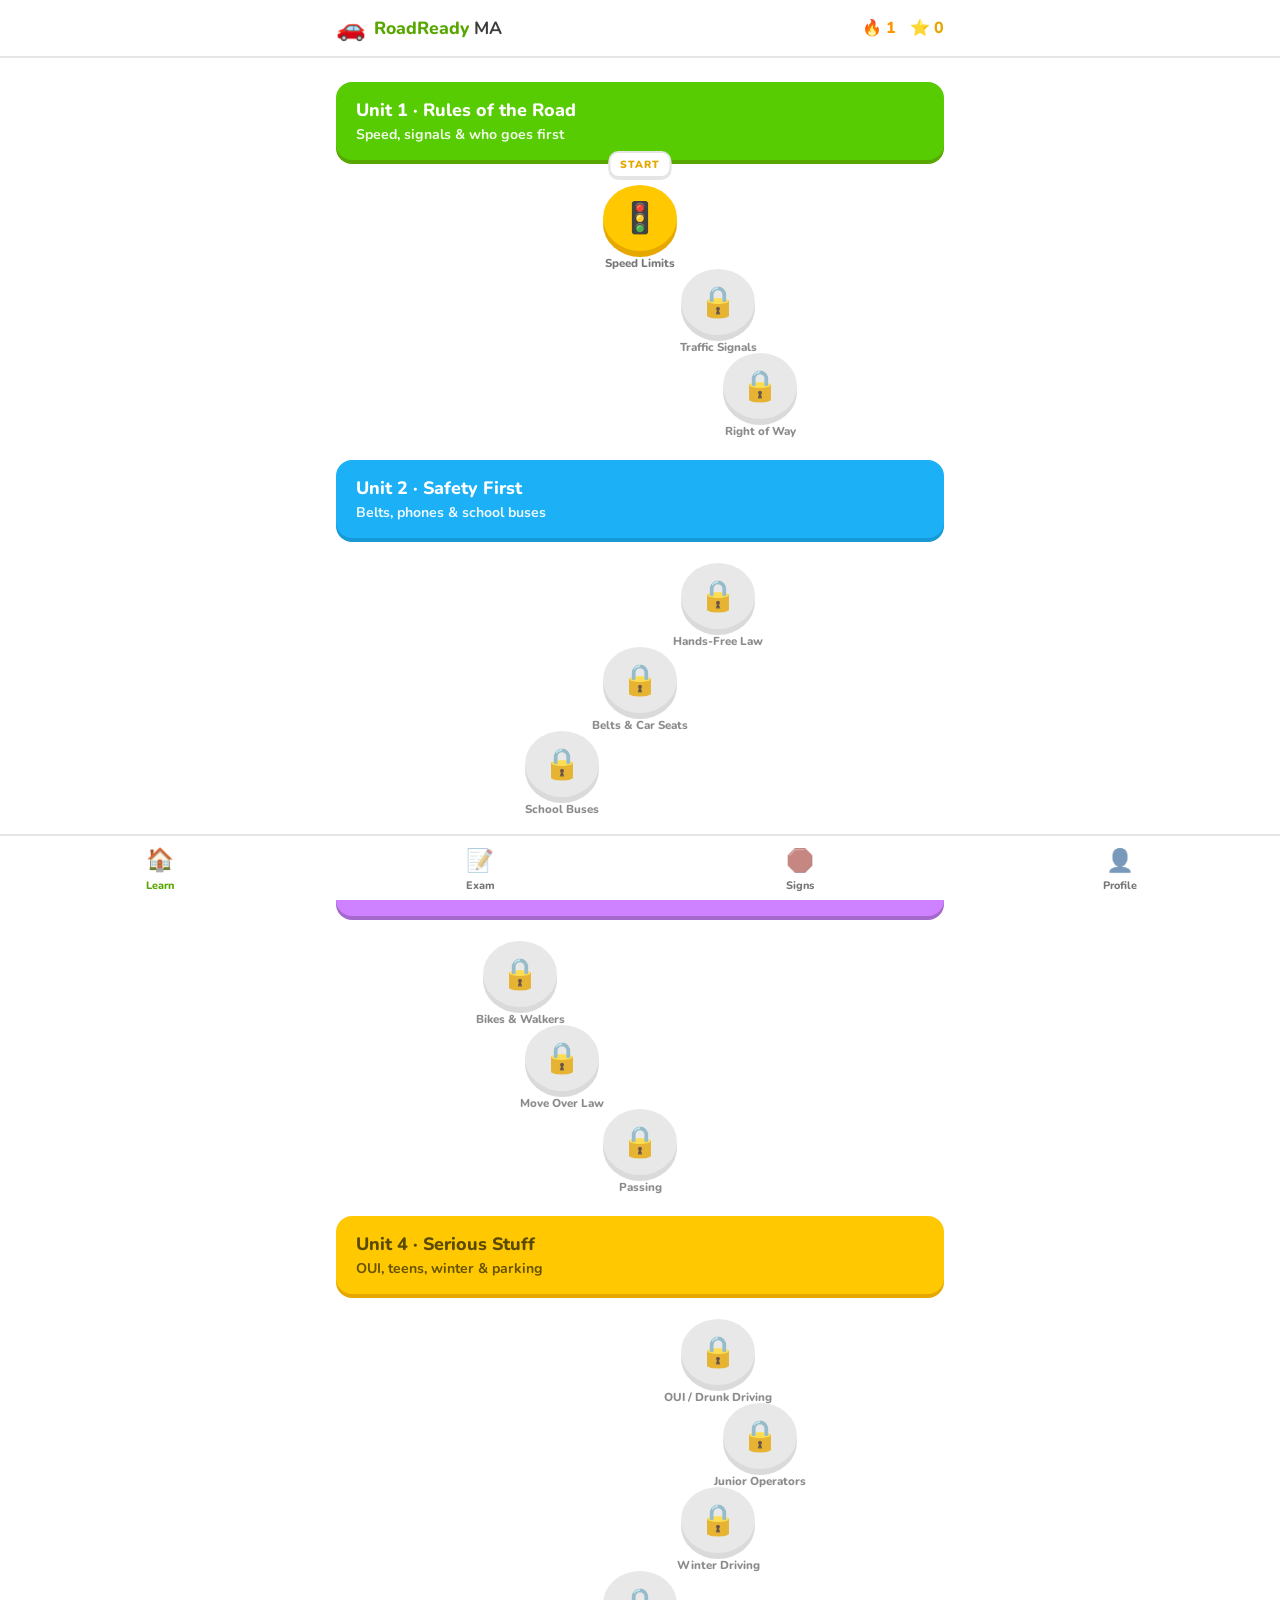
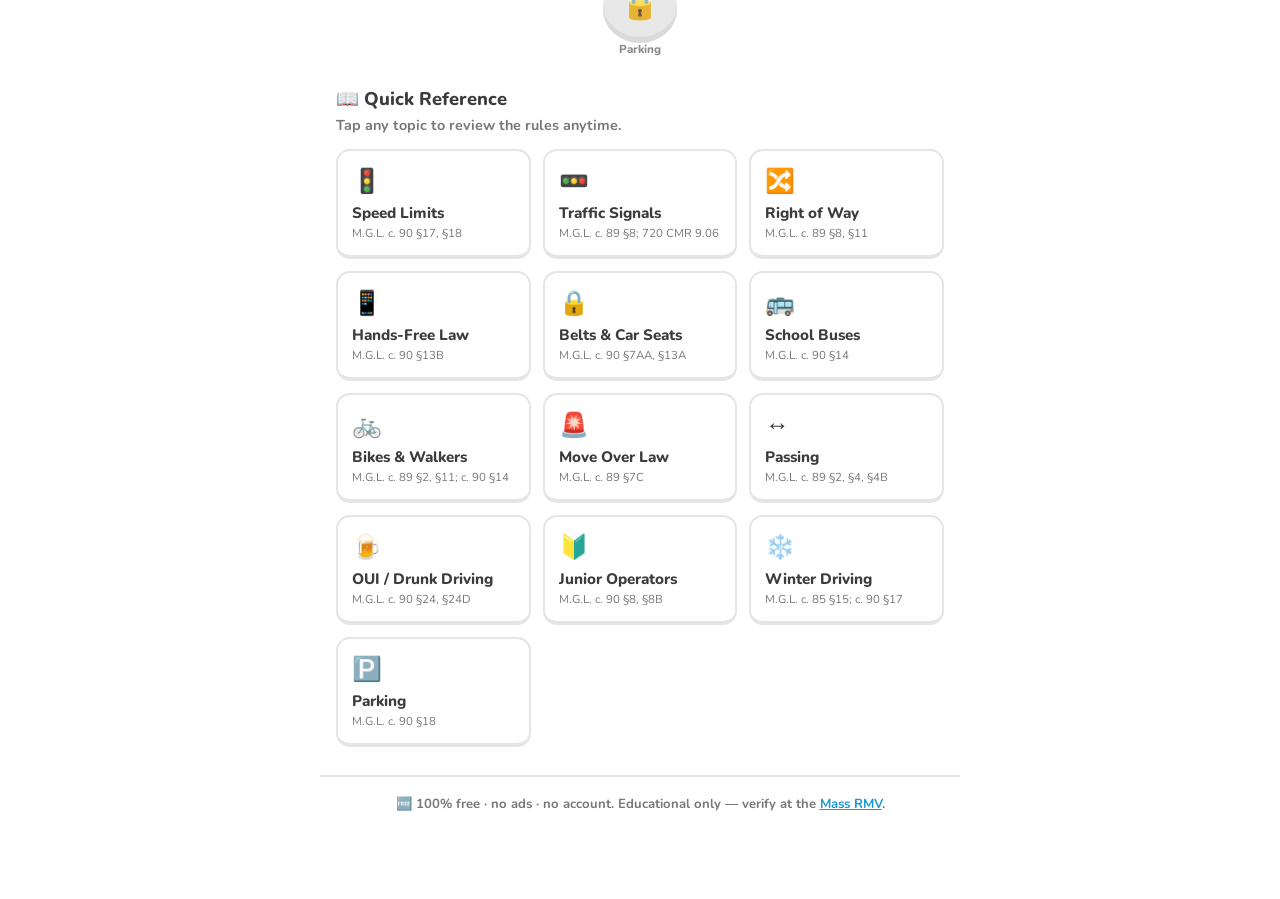
<file: apps/ma-traffic-rules/index.html>
<!DOCTYPE html>
<html lang="en">
  <head>
    <meta charset="UTF-8" />
    <meta name="viewport" content="width=device-width, initial-scale=1.0, viewport-fit=cover, maximum-scale=1.0" />
    <meta name="theme-color" content="#58cc02" media="(prefers-color-scheme: light)" />
    <meta name="theme-color" content="#131f24" media="(prefers-color-scheme: dark)" />
    <meta name="apple-mobile-web-app-capable" content="yes" />
    <meta name="apple-mobile-web-app-status-bar-style" content="default" />
    <meta
      name="description"
      content="RoadReady MA — the free, beautiful way to ace the Massachusetts permit test. Lessons, a real-format exam simulator, road signs, and progress tracking."
    />
    <title>RoadReady MA · Ace the Massachusetts Permit Test</title>
    <link rel="manifest" href="manifest.json" />
    <link rel="apple-touch-icon" href="icon.svg" />
    <link rel="preconnect" href="https://fonts.googleapis.com" />
    <link rel="preconnect" href="https://fonts.gstatic.com" crossorigin />
    <link
      href="https://fonts.googleapis.com/css2?family=Nunito:wght@600;700;800;900&display=swap"
      rel="stylesheet"
    />
    <link rel="stylesheet" href="styles.css" />
    <link
      rel="icon"
      href="data:image/svg+xml,<svg xmlns='http://www.w3.org/2000/svg' viewBox='0 0 100 100'><text y='.9em' font-size='90'>🚗</text></svg>"
    />
  </head>
  <body>
    <!-- ============ TOP BAR ============ -->
    <header class="topbar" id="topbar">
      <div class="topbar-inner">
        <div class="brand">
          <span class="brand-logo" aria-hidden="true">🚗</span>
          <span class="brand-name">RoadReady <b>MA</b></span>
        </div>
        <div class="stats">
          <div class="stat streak" title="Day streak"><span class="stat-ico">🔥</span><span id="statStreak">0</span></div>
          <div class="stat xp" title="Total XP"><span class="stat-ico">⭐</span><span id="statXp">0</span></div>
        </div>
      </div>
    </header>

    <main id="main">
      <!-- ======================= LEARN TAB ======================= -->
      <section id="tab-learn" class="tab-screen is-active">
        <div class="path" id="path"></div>
        <section class="guide-block">
          <h2 class="section-title">📖 Quick Reference</h2>
          <p class="section-sub">Tap any topic to review the rules anytime.</p>
          <div class="guide-grid" id="guideGrid"></div>
        </section>
        <footer class="home-footer">
          <p>🆓 100% free · no ads · no account. Educational only — verify at the
            <a href="https://www.mass.gov/rmv" target="_blank" rel="noopener">Mass RMV</a>.</p>
        </footer>
      </section>

      <!-- ======================= EXAM TAB ======================= -->
      <section id="tab-exam" class="tab-screen">
        <div class="pad">
          <div class="hero-card exam-hero">
            <div class="hero-emoji">📝</div>
            <h2>Exam Simulator</h2>
            <p>Real MA RMV format: <b>25 questions</b>, <b>25 minutes</b>, pass at
              <b>18 correct (72%)</b>. No hints — just like the real thing.</p>
            <button class="btn3d btn-blue" id="startExam">START EXAM</button>
            <button class="btn3d btn-ghost btn-practice" id="startPractice">QUICK PRACTICE · 10 Q</button>
          </div>

          <div class="stat-row">
            <div class="mini-stat"><span class="mini-label">BEST SCORE</span><span class="mini-value" id="examBest">—</span></div>
            <div class="mini-stat"><span class="mini-label">EXAMS TAKEN</span><span class="mini-value" id="examCount">0</span></div>
            <div class="mini-stat"><span class="mini-label">RESULT</span><span class="mini-value" id="examStatus">—</span></div>
          </div>

          <button class="review-card" id="reviewMistakes" hidden>
            <div class="rc-ico">🎯</div>
            <div class="rc-body">
              <b>Practice your mistakes</b>
              <span id="reviewCount">0 questions to review</span>
            </div>
            <span class="rc-chev">›</span>
          </button>
        </div>
      </section>

      <!-- ======================= SIGNS TAB ======================= -->
      <section id="tab-signs" class="tab-screen">
        <div class="pad">
          <div class="signs-head">
            <div>
              <h2 class="section-title">🛑 Road Signs</h2>
              <p class="section-sub">Tap a sign to learn its meaning.</p>
            </div>
            <button class="btn3d btn-purple btn-sm" id="startSignQuiz">TEST ME</button>
          </div>
          <div id="signsContainer"></div>
        </div>
      </section>

      <!-- ======================= PROFILE TAB ======================= -->
      <section id="tab-profile" class="tab-screen">
        <div class="pad">
          <div class="profile-head">
            <div class="profile-ring" id="goalRing">
              <span class="ring-emoji">🚗</span>
            </div>
            <div>
              <h2 class="profile-name">Your progress</h2>
              <p class="profile-sub" id="goalText">Daily goal</p>
            </div>
          </div>

          <div class="kpi-grid">
            <div class="kpi"><span class="kpi-ico">🔥</span><span class="kpi-num" id="kpiStreak">0</span><span class="kpi-lab">Day streak</span></div>
            <div class="kpi"><span class="kpi-ico">⭐</span><span class="kpi-num" id="kpiXp">0</span><span class="kpi-lab">Total XP</span></div>
            <div class="kpi"><span class="kpi-ico">✅</span><span class="kpi-num" id="kpiLessons">0</span><span class="kpi-lab">Lessons</span></div>
            <div class="kpi"><span class="kpi-ico">🏆</span><span class="kpi-num" id="kpiExam">—</span><span class="kpi-lab">Best exam</span></div>
          </div>

          <h3 class="section-title sm">Achievements <span id="achCount" class="ach-count"></span></h3>
          <div id="achievementsGrid" class="ach-grid"></div>

          <button class="install-card" id="installBtn" hidden>
            <span class="ic-ico">📲</span>
            <span class="ic-body"><b>Install RoadReady MA</b><span>Add to your home screen — works offline.</span></span>
            <span class="rc-chev">›</span>
          </button>

          <h3 class="section-title sm">Mastery by unit</h3>
          <div id="masteryList" class="mastery-list"></div>

          <h3 class="section-title sm">Settings</h3>
          <div class="settings">
            <label class="setting"><span>🌙 Dark mode</span><input type="checkbox" id="setDark" class="switch" /></label>
            <label class="setting"><span>🔊 Sound effects</span><input type="checkbox" id="setSound" class="switch" /></label>
            <label class="setting"><span>📳 Haptics</span><input type="checkbox" id="setHaptics" class="switch" /></label>
            <button class="reset-btn" id="resetBtn">Reset all progress</button>
          </div>

          <p class="disclaimer">
            ⚠️ Educational use only — not legal advice. Content summarized from the
            MA Driver's Manual & M.G.L. c. 85/89/90. Verify at the
            <a href="https://www.mass.gov/rmv" target="_blank" rel="noopener">Mass RMV</a>.
          </p>
        </div>
      </section>
    </main>

    <!-- ======================= BOTTOM NAV ======================= -->
    <nav class="tabbar" id="tabbar">
      <button class="tabbtn is-active" data-tab="learn"><span class="tb-ico">🏠</span><span>Learn</span></button>
      <button class="tabbtn" data-tab="exam"><span class="tb-ico">📝</span><span>Exam</span></button>
      <button class="tabbtn" data-tab="signs"><span class="tb-ico">🛑</span><span>Signs</span></button>
      <button class="tabbtn" data-tab="profile"><span class="tb-ico">👤</span><span>Profile</span></button>
    </nav>

    <!-- ======================= OVERLAY: LESSON / EXAM RUN ======================= -->
    <section id="overlay-quiz" class="overlay">
      <div class="quiz-top">
        <button class="icon-btn" id="quizQuit" aria-label="Quit">✕</button>
        <div class="quiz-progress"><span id="quizProgressFill"></span></div>
        <div class="quiz-meta" id="quizMeta"></div>
      </div>
      <div class="quiz-body">
        <h2 class="quiz-prompt" id="quizPrompt">Select the correct answer</h2>
        <div class="quiz-figure" id="quizFigure"></div>
        <h3 class="quiz-question" id="quizQuestion"></h3>
        <div class="quiz-options" id="quizOptions"></div>
      </div>
      <div class="dock" id="dock">
        <div class="dock-inner">
          <div class="dock-msg" id="dockMsg"></div>
          <button class="btn3d btn-check" id="checkBtn" disabled>CHECK</button>
        </div>
      </div>
    </section>

    <!-- ======================= OVERLAY: RESULT ======================= -->
    <section id="overlay-result" class="overlay center">
      <div class="result-wrap">
        <div class="confetti" id="confetti"></div>
        <div class="result-emoji" id="resultEmoji">🎉</div>
        <h2 class="result-title" id="resultTitle">Lesson complete!</h2>
        <p class="result-sub" id="resultSub"></p>
        <div class="result-badges" id="resultBadges"></div>
        <div class="result-actions">
          <button class="btn3d btn-ghost" id="resultReview" hidden>REVIEW ANSWERS</button>
          <button class="btn3d btn-continue" id="resultContinue">CONTINUE</button>
        </div>
      </div>
    </section>

    <!-- ======================= MODAL: REFERENCE / SIGN ======================= -->
    <div class="modal" id="modal" hidden>
      <div class="modal-card" role="dialog" aria-modal="true">
        <button class="icon-btn modal-close" id="modalClose" aria-label="Close">✕</button>
        <div class="modal-head">
          <span class="modal-ico" id="modalIco">📖</span>
          <h3 id="modalTitle">Rule</h3>
        </div>
        <div id="modalFigure"></div>
        <ul class="modal-points" id="modalPoints"></ul>
        <div class="modal-ref" id="modalRef"></div>
      </div>
    </div>

    <!-- ======================= MODAL: REVIEW LIST ======================= -->
    <div class="modal" id="reviewModal" hidden>
      <div class="modal-card tall" role="dialog" aria-modal="true">
        <button class="icon-btn modal-close" id="reviewClose" aria-label="Close">✕</button>
        <div class="modal-head"><span class="modal-ico">📋</span><h3>Answer review</h3></div>
        <div id="reviewList" class="review-list"></div>
      </div>
    </div>

    <!-- Achievement toasts -->
    <div class="toast-wrap" id="toastWrap"></div>

    <script src="data.js"></script>
    <script src="app.js"></script>
  </body>
</html>
</file>
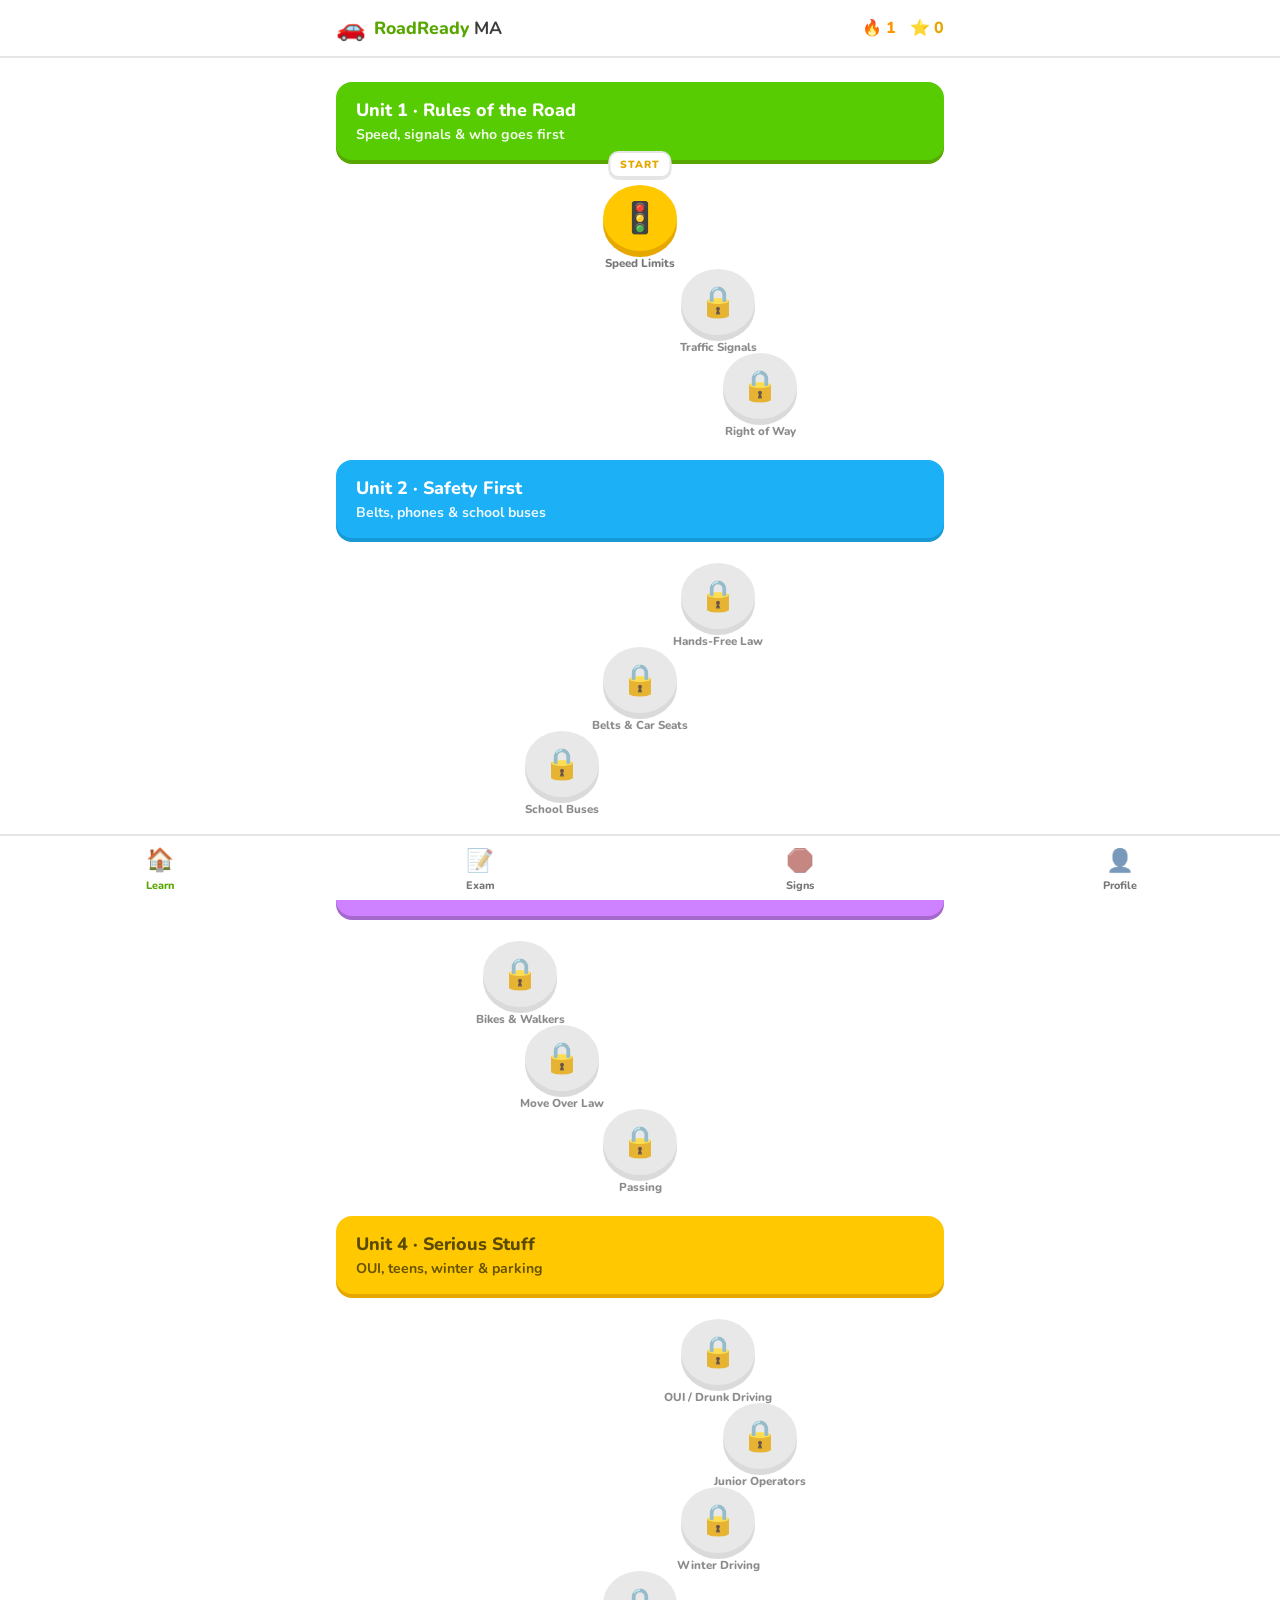
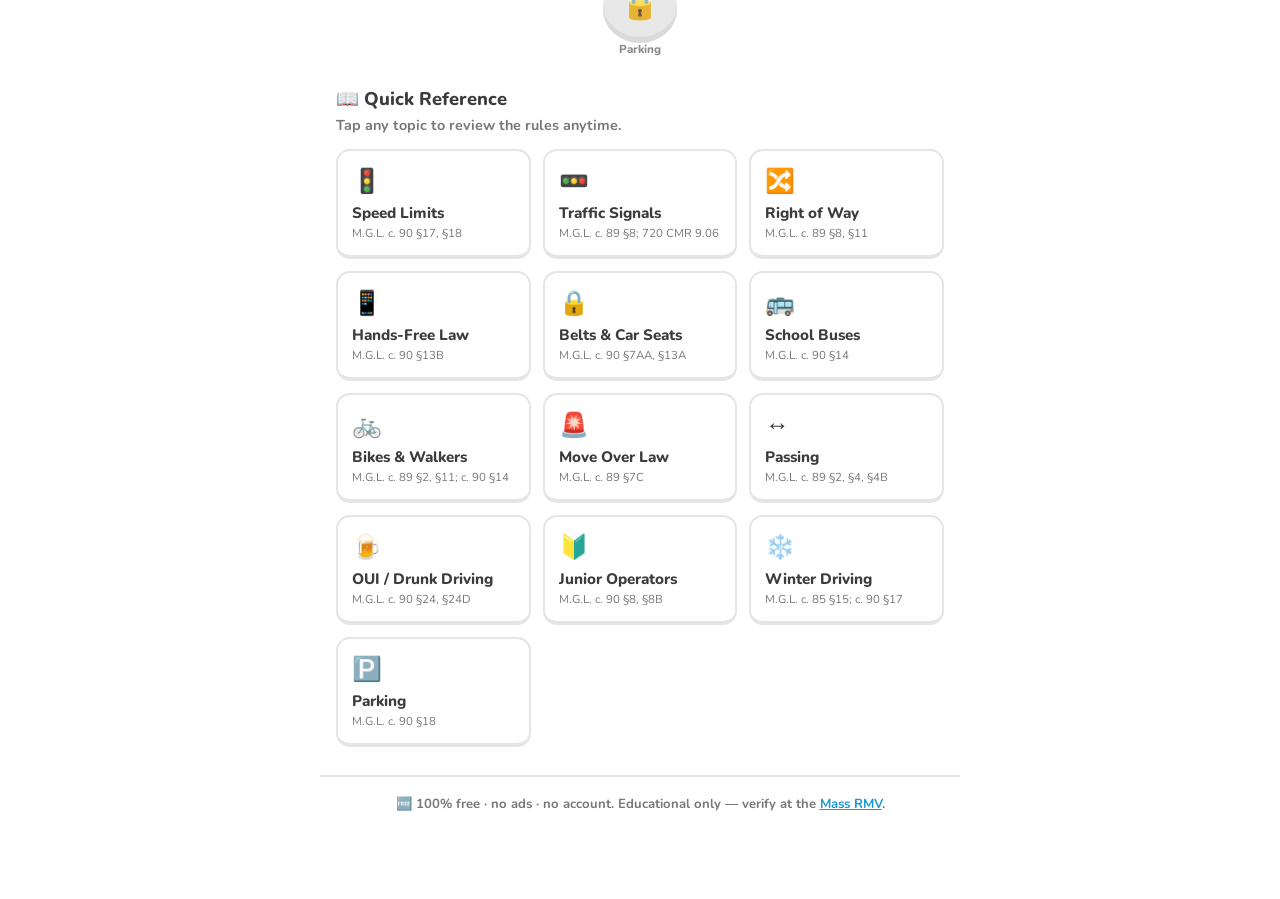
<file: apps/ma-traffic-rules/ma-traffic-rules-standalone.html>
<!DOCTYPE html>
<html lang="en">
  <head>
    <meta charset="UTF-8" />
    <meta name="viewport" content="width=device-width, initial-scale=1.0, viewport-fit=cover, maximum-scale=1.0" />
    <meta name="theme-color" content="#58cc02" media="(prefers-color-scheme: light)" />
    <meta name="theme-color" content="#131f24" media="(prefers-color-scheme: dark)" />
    <meta name="apple-mobile-web-app-capable" content="yes" />
    <meta name="apple-mobile-web-app-status-bar-style" content="default" />
    <meta
      name="description"
      content="RoadReady MA — the free, beautiful way to ace the Massachusetts permit test. Lessons, a real-format exam simulator, road signs, and progress tracking."
    />
    <title>RoadReady MA · Ace the Massachusetts Permit Test</title>
    <link rel="manifest" href="manifest.json" />
    <link rel="apple-touch-icon" href="icon.svg" />
    <link rel="preconnect" href="https://fonts.googleapis.com" />
    <link rel="preconnect" href="https://fonts.gstatic.com" crossorigin />
    <link
      href="https://fonts.googleapis.com/css2?family=Nunito:wght@600;700;800;900&display=swap"
      rel="stylesheet"
    />
    <style>
/* ===================================================================
   RoadReady MA — design system (Duolingo-inspired, App-Store grade)
   =================================================================== */
:root {
  --green: #58cc02; --green-d: #58a700; --green-l: #d7ffb8;
  --blue: #1cb0f6;  --blue-d: #1899d6;
  --purple: #ce82ff; --purple-d: #a568cc;
  --gold: #ffc800;  --gold-d: #e6a700;
  --red: #ff4b4b;   --red-d: #ea2b2b;

  --ink: #3c3c3c; --ink-soft: #777; --line: #e5e5e5; --line-d: #d4d4d4;
  --bg: #ffffff; --bg-soft: #f7f7f7; --card: #ffffff; --shadow: rgba(0,0,0,.08);
  --radius: 16px;
  --font: "Nunito", -apple-system, BlinkMacSystemFont, "Segoe UI", sans-serif;
  --nav-h: calc(62px + env(safe-area-inset-bottom));
}
[data-theme="dark"] {
  --ink: #f1f7f9; --ink-soft: #8b9aa1; --line: #37464f; --line-d: #2a363d;
  --bg: #131f24; --bg-soft: #1c2a31; --card: #1c2a31; --shadow: rgba(0,0,0,.4);
  --green-l: #1f3a17;
}

* { box-sizing: border-box; -webkit-tap-highlight-color: transparent; }
[hidden] { display: none !important; }  /* the hidden attribute must always win over class display rules */
html { scroll-behavior: smooth; }
body {
  margin: 0; font-family: var(--font); font-weight: 700; color: var(--ink);
  background: var(--bg); -webkit-font-smoothing: antialiased;
  transition: background .25s, color .25s;
}
button { font-family: inherit; cursor: pointer; color: inherit; }
a { color: var(--blue-d); }
@media (prefers-reduced-motion: reduce) { * { animation: none !important; transition: none !important; } }

/* ---------- 3D buttons ---------- */
.btn3d {
  border: none; border-radius: var(--radius); background: var(--green); color: #fff;
  font-weight: 800; font-size: 1rem; letter-spacing: .06em; padding: 15px 20px;
  box-shadow: 0 4px 0 var(--green-d);
  transition: transform .06s, box-shadow .06s, filter .15s;
}
.btn3d:active:not(:disabled) { transform: translateY(4px); box-shadow: 0 0 0 var(--green-d); }
.btn3d:disabled { background: var(--line); color: var(--ink-soft); box-shadow: 0 4px 0 var(--line-d); cursor: default; }
.btn-blue { background: var(--blue); box-shadow: 0 4px 0 var(--blue-d); }
.btn-purple { background: var(--purple); box-shadow: 0 4px 0 var(--purple-d); }
.btn-ghost { background: var(--bg); color: var(--blue-d); box-shadow: 0 0 0 2px var(--line) inset, 0 4px 0 var(--line-d); }
.btn-sm { padding: 10px 16px; font-size: .85rem; }
.icon-btn { background: none; border: none; font-size: 1.3rem; color: var(--ink-soft); font-weight: 800; padding: 6px 10px; border-radius: 10px; }
.icon-btn:active { background: var(--bg-soft); }

/* ===================================================================
   TOP BAR + TAB SHELL
   =================================================================== */
.topbar {
  position: sticky; top: 0; z-index: 30; background: var(--bg);
  border-bottom: 2px solid var(--line); padding-top: env(safe-area-inset-top);
}
.topbar-inner { max-width: 640px; margin: 0 auto; height: 56px; padding: 0 16px; display: flex; align-items: center; justify-content: space-between; }
.brand { display: flex; align-items: center; gap: 8px; }
.brand-logo { font-size: 1.5rem; }
.brand-name { font-size: 1.1rem; font-weight: 800; color: var(--green-d); }
.brand-name b { color: var(--ink); }
.stats { display: flex; gap: 14px; }
.stat { display: flex; align-items: center; gap: 4px; font-weight: 800; }
.streak { color: #ff9600; } .xp { color: var(--gold-d); }

main { min-height: calc(100vh - 56px); padding-bottom: var(--nav-h); }
.tab-screen { display: none; animation: tabin .22s ease; }
.tab-screen.is-active { display: block; }
@keyframes tabin { from { opacity: 0; transform: translateY(6px); } to { opacity: 1; transform: none; } }
.pad { max-width: 640px; margin: 0 auto; padding: 18px 16px; }
.section-title { font-size: 1.15rem; font-weight: 800; margin: 0; }
.section-title.sm { font-size: 1rem; margin: 26px 0 12px; }
.section-sub { color: var(--ink-soft); font-size: .9rem; margin: 4px 0 14px; }

/* ===================================================================
   LEARN — path
   =================================================================== */
.path { max-width: 640px; margin: 0 auto; padding: 20px 16px 8px; }
.unit-banner { border-radius: var(--radius); color: #fff; padding: 16px 20px; margin: 26px 0 8px; }
.unit-banner:first-child { margin-top: 4px; }
.unit-banner h2 { margin: 0; font-size: 1.12rem; font-weight: 800; }
.unit-banner p { margin: 3px 0 0; font-size: .88rem; opacity: .92; }
.unit-green { background: var(--green); box-shadow: 0 4px 0 var(--green-d); }
.unit-blue { background: var(--blue); box-shadow: 0 4px 0 var(--blue-d); }
.unit-purple { background: var(--purple); box-shadow: 0 4px 0 var(--purple-d); }
.unit-gold { background: var(--gold); box-shadow: 0 4px 0 var(--gold-d); color: #5a4a00; }

.trail { display: flex; flex-direction: column; align-items: center; padding: 8px 0 6px; }
.node-row { display: flex; justify-content: center; width: 100%; padding: 9px 0; }
.node-row.off-r { transform: translateX(78px); }
.node-row.off-rr { transform: translateX(120px); }
.node-row.off-l { transform: translateX(-78px); }
.node-row.off-ll { transform: translateX(-120px); }
.node { position: relative; width: 74px; height: 66px; border-radius: 50%; border: none; font-size: 1.9rem; }
.node:active { transform: translateY(5px); box-shadow: 0 1px 0 currentColor !important; }
.node-face { position: absolute; inset: 0; border-radius: 50%; display: flex; align-items: center; justify-content: center; }
.node-done { background: var(--green); box-shadow: 0 6px 0 var(--green-d); color: var(--green-d); }
.node-current { background: var(--gold); box-shadow: 0 6px 0 var(--gold-d); color: var(--gold-d); }
.node-locked { background: var(--line); box-shadow: 0 6px 0 var(--line-d); color: var(--line-d); opacity: .85; }
.node-badge { position: absolute; top: -8px; right: -6px; font-size: .85rem; background: var(--card); border-radius: 50%; width: 24px; height: 24px; display: flex; align-items: center; justify-content: center; box-shadow: 0 2px 4px var(--shadow); }
.node-label { position: absolute; bottom: -20px; left: 50%; transform: translateX(-50%); font-size: .72rem; font-weight: 800; color: var(--ink-soft); white-space: nowrap; }
.node-current::before {
  content: "START"; position: absolute; top: -34px; left: 50%; transform: translateX(-50%);
  background: var(--card); color: var(--gold-d); font-size: .65rem; font-weight: 900; letter-spacing: .08em;
  padding: 4px 10px; border-radius: 10px; border: 2px solid var(--line); box-shadow: 0 2px 0 var(--line);
  animation: bob 1.4s ease-in-out infinite;
}
@keyframes bob { 0%,100% { transform: translateX(-50%) translateY(0);} 50% { transform: translateX(-50%) translateY(-4px);} }

/* Quick reference cards */
.guide-block { max-width: 640px; margin: 26px auto 0; padding: 0 16px; }
.guide-grid { display: grid; grid-template-columns: repeat(auto-fill, minmax(150px,1fr)); gap: 12px; }
.guide-card { text-align: left; background: var(--card); border: 2px solid var(--line); border-bottom-width: 4px; border-radius: 14px; padding: 14px; transition: transform .06s; }
.guide-card:active { transform: translateY(2px); border-bottom-width: 2px; }
.gc-ico { font-size: 1.5rem; } .gc-title { display: block; margin-top: 6px; font-weight: 800; font-size: .95rem; }
.gc-ref { display: block; margin-top: 2px; font-size: .72rem; color: var(--ink-soft); }
.home-footer { max-width: 640px; margin: 28px auto 0; padding: 18px 16px 24px; border-top: 2px solid var(--line); }
.home-footer p { margin: 0; text-align: center; color: var(--ink-soft); font-size: .82rem; }

/* ===================================================================
   EXAM tab
   =================================================================== */
.hero-card { background: var(--card); border: 2px solid var(--line); border-bottom-width: 5px; border-radius: 20px; padding: 26px 22px; text-align: center; }
.hero-emoji { font-size: 3rem; }
.hero-card h2 { margin: 6px 0 8px; font-size: 1.4rem; font-weight: 900; }
.hero-card p { color: var(--ink-soft); font-size: .96rem; line-height: 1.5; margin: 0 0 20px; }
.hero-card .btn3d { width: 100%; }
.stat-row { display: flex; gap: 10px; margin-top: 16px; }
.mini-stat { flex: 1; background: var(--card); border: 2px solid var(--line); border-radius: 14px; padding: 12px 6px; text-align: center; }
.mini-label { display: block; font-size: .62rem; font-weight: 900; letter-spacing: .05em; color: var(--ink-soft); }
.mini-value { display: block; font-size: 1.25rem; font-weight: 900; margin-top: 3px; }
.review-card { display: flex; align-items: center; gap: 14px; width: 100%; text-align: left; margin-top: 16px; background: var(--card); border: 2px solid var(--gold); border-bottom-width: 4px; border-radius: 16px; padding: 16px; }
.review-card:active { transform: translateY(2px); }
.rc-ico { font-size: 1.8rem; } .rc-body { flex: 1; } .rc-body b { display: block; font-size: 1rem; } .rc-body span { font-size: .85rem; color: var(--ink-soft); }
.rc-chev { font-size: 1.6rem; color: var(--ink-soft); }

/* ===================================================================
   SIGNS tab
   =================================================================== */
.signs-head { display: flex; align-items: center; justify-content: space-between; gap: 12px; margin-bottom: 8px; }
.sign-cat-title { font-size: .95rem; font-weight: 800; color: var(--ink-soft); margin: 22px 0 12px; text-transform: uppercase; letter-spacing: .04em; }
.signs-grid { display: grid; grid-template-columns: repeat(auto-fill, minmax(96px,1fr)); gap: 14px; }
.sign-cell { background: transparent; border: none; display: flex; flex-direction: column; align-items: center; gap: 6px; }
.sign-cell:active { transform: scale(.94); }
.sign-art { width: 84px; height: 84px; display: flex; align-items: center; justify-content: center; }
.sign-art svg { width: 100%; height: 100%; filter: drop-shadow(0 2px 3px var(--shadow)); }
.sign-name { font-size: .74rem; font-weight: 800; text-align: center; line-height: 1.2; }

/* ===================================================================
   PROFILE tab
   =================================================================== */
.profile-head { display: flex; align-items: center; gap: 16px; margin-bottom: 18px; }
.profile-ring {
  width: 78px; height: 78px; border-radius: 50%; display: flex; align-items: center; justify-content: center;
  background: conic-gradient(var(--green) var(--goal,0%), var(--line) 0);
  position: relative; flex-shrink: 0;
}
.profile-ring::after { content: ""; position: absolute; inset: 6px; border-radius: 50%; background: var(--bg); }
.ring-emoji { position: relative; z-index: 1; font-size: 1.9rem; }
.profile-name { margin: 0; font-size: 1.25rem; font-weight: 900; }
.profile-sub { margin: 3px 0 0; color: var(--ink-soft); font-size: .9rem; }
.kpi-grid { display: grid; grid-template-columns: repeat(2,1fr); gap: 12px; }
.kpi { background: var(--card); border: 2px solid var(--line); border-radius: 16px; padding: 16px; display: flex; flex-direction: column; align-items: flex-start; }
.kpi-ico { font-size: 1.4rem; } .kpi-num { font-size: 1.6rem; font-weight: 900; margin-top: 4px; } .kpi-lab { font-size: .8rem; color: var(--ink-soft); }
.mastery-list { display: grid; gap: 12px; }
.mastery-item .mi-top { display: flex; justify-content: space-between; font-size: .9rem; margin-bottom: 6px; }
.mastery-bar { height: 12px; background: var(--line); border-radius: 999px; overflow: hidden; }
.mastery-fill { height: 100%; border-radius: 999px; transition: width .5s; }
.settings { display: grid; gap: 10px; }
.setting { display: flex; align-items: center; justify-content: space-between; background: var(--card); border: 2px solid var(--line); border-radius: 14px; padding: 14px 16px; font-weight: 800; }
.switch { appearance: none; width: 48px; height: 28px; border-radius: 999px; background: var(--line); position: relative; transition: background .2s; cursor: pointer; flex-shrink: 0; }
.switch::after { content: ""; position: absolute; top: 3px; left: 3px; width: 22px; height: 22px; border-radius: 50%; background: #fff; transition: transform .2s; box-shadow: 0 1px 3px rgba(0,0,0,.3); }
.switch:checked { background: var(--green); } .switch:checked::after { transform: translateX(20px); }
.reset-btn { background: none; border: 2px solid var(--red); color: var(--red); border-radius: 14px; padding: 13px; font-weight: 800; margin-top: 4px; }
.reset-btn:active { background: var(--red); color: #fff; }
.disclaimer { color: var(--ink-soft); font-size: .8rem; line-height: 1.5; margin-top: 22px; }
.btn-practice { width: 100%; margin-top: 12px; }

/* Achievements */
.ach-count { font-size: .8rem; color: var(--ink-soft); font-weight: 800; }
.ach-grid { display: grid; grid-template-columns: repeat(auto-fill, minmax(98px,1fr)); gap: 12px; }
.ach { background: var(--card); border: 2px solid var(--line); border-radius: 16px; padding: 12px 8px; text-align: center; position: relative; }
.ach.locked { opacity: .55; }
.ach.locked .ach-ico { filter: grayscale(1); }
.ach-ico { font-size: 1.9rem; display: block; }
.ach-title { font-size: .72rem; font-weight: 800; display: block; margin-top: 5px; line-height: 1.2; }
.ach.unlocked { border-color: var(--gold); box-shadow: 0 0 0 1px var(--gold); }
.ach.unlocked::after { content: "✓"; position: absolute; top: -6px; right: -6px; width: 20px; height: 20px; background: var(--green); color: #fff; border-radius: 50%; font-size: .7rem; display: flex; align-items: center; justify-content: center; box-shadow: 0 2px 4px var(--shadow); }

/* Install card */
.install-card { display: flex; align-items: center; gap: 12px; width: 100%; text-align: left; margin-top: 16px; background: var(--card); border: 2px solid var(--blue); border-bottom-width: 4px; border-radius: 16px; padding: 14px; }
.install-card:active { transform: translateY(2px); }
.ic-ico { font-size: 1.7rem; } .ic-body { flex: 1; } .ic-body b { display: block; } .ic-body span { font-size: .82rem; color: var(--ink-soft); }

/* Toasts */
.toast-wrap { position: fixed; left: 0; right: 0; bottom: calc(var(--nav-h) + 12px); z-index: 90; display: flex; flex-direction: column; align-items: center; gap: 8px; pointer-events: none; padding: 0 12px; }
.toast { display: flex; align-items: center; gap: 12px; background: var(--card); border: 2px solid var(--gold); border-radius: 16px; padding: 12px 16px; box-shadow: 0 8px 24px var(--shadow); max-width: 420px; width: 100%; animation: toastin .4s cubic-bezier(.2,.9,.3,1), toastout .4s ease 3.2s forwards; }
.toast .t-ico { font-size: 1.9rem; }
.toast .t-body b { display: block; font-size: .95rem; } .toast .t-body span { font-size: .82rem; color: var(--ink-soft); }
@keyframes toastin { from { transform: translateY(40px); opacity: 0; } to { transform: none; opacity: 1; } }
@keyframes toastout { to { transform: translateY(40px); opacity: 0; } }

/* ===================================================================
   BOTTOM NAV
   =================================================================== */
.tabbar {
  position: fixed; left: 0; right: 0; bottom: 0; z-index: 40; display: flex;
  background: var(--bg); border-top: 2px solid var(--line);
  padding-bottom: env(safe-area-inset-bottom);
}
.tabbtn { flex: 1; border: none; background: none; padding: 9px 0 7px; display: flex; flex-direction: column; align-items: center; gap: 2px; font-size: .68rem; font-weight: 800; color: var(--ink-soft); }
.tabbtn .tb-ico { font-size: 1.4rem; filter: grayscale(.5); opacity: .7; transition: .15s; }
.tabbtn.is-active { color: var(--green-d); }
.tabbtn.is-active .tb-ico { filter: none; opacity: 1; transform: translateY(-1px); }

/* ===================================================================
   OVERLAYS (lesson / exam / result)
   =================================================================== */
.overlay { display: none; position: fixed; inset: 0; z-index: 60; background: var(--bg); flex-direction: column; }
.overlay.is-active { display: flex; }
.overlay.center { justify-content: center; }
.quiz-top { display: flex; align-items: center; gap: 14px; max-width: 640px; width: 100%; margin: 0 auto; padding: calc(14px + env(safe-area-inset-top)) 16px 6px; }
.quiz-progress { flex: 1; height: 16px; background: var(--line); border-radius: 999px; overflow: hidden; }
.quiz-progress span { display: block; height: 100%; width: 0; background: var(--green); border-radius: 999px; transition: width .35s; }
.quiz-meta { font-weight: 800; font-size: .95rem; min-width: 54px; text-align: right; }
.quiz-meta.warn { color: var(--red); }
.quiz-body { flex: 1; max-width: 640px; width: 100%; margin: 0 auto; padding: 10px 16px 150px; overflow-y: auto; }
.quiz-prompt { font-size: 1.35rem; font-weight: 800; margin: 12px 0 16px; }
.quiz-figure { display: flex; justify-content: center; margin-bottom: 14px; }
.quiz-figure svg { width: 120px; height: 120px; filter: drop-shadow(0 3px 5px var(--shadow)); }
.quiz-question { font-size: 1.1rem; font-weight: 800; margin: 0 0 16px; }
.quiz-options { display: grid; gap: 12px; }
.option { text-align: left; background: var(--card); border: 2px solid var(--line); border-bottom-width: 4px; border-radius: 14px; padding: 16px; font-size: 1.02rem; font-weight: 700; color: var(--ink); transition: transform .05s; }
.option:active { transform: translateY(2px); }
.option.selected { border-color: var(--blue); background: color-mix(in srgb, var(--blue) 12%, var(--card)); color: var(--blue-d); }
.option.correct { border-color: var(--green); background: var(--green-l); color: var(--green-d); }
.option.wrong { border-color: var(--red); background: color-mix(in srgb, var(--red) 14%, var(--card)); color: var(--red-d); }
.option:disabled { cursor: default; }

.dock { position: fixed; left: 0; right: 0; bottom: 0; background: var(--bg); border-top: 2px solid var(--line); padding-bottom: env(safe-area-inset-bottom); z-index: 20; }
.dock.right { background: var(--green-l); border-color: transparent; }
.dock.wrong { background: color-mix(in srgb, var(--red) 14%, var(--bg)); border-color: transparent; }
.dock-inner { max-width: 640px; margin: 0 auto; padding: 16px; display: flex; align-items: center; gap: 14px; }
.dock-msg { flex: 1; font-weight: 800; font-size: .95rem; line-height: 1.35; display: none; }
.dock.right .dock-msg { display: block; color: var(--green-d); }
.dock.wrong .dock-msg { display: block; color: var(--red-d); }
.dock-msg b { display: block; font-size: 1.05rem; margin-bottom: 2px; }
.btn-check { min-width: 140px; }
.dock.right .btn-check { background: var(--green); box-shadow: 0 4px 0 var(--green-d); }
.dock.wrong .btn-check { background: var(--red); box-shadow: 0 4px 0 var(--red-d); }
@media (max-width: 420px) { .dock-inner { flex-direction: column; align-items: stretch; } .btn-check { width: 100%; } }

/* RESULT */
.result-wrap { margin: auto; text-align: center; padding: 30px 24px calc(30px + env(safe-area-inset-bottom)); max-width: 460px; position: relative; width: 100%; }
.result-emoji { font-size: 4.5rem; animation: pop .5s ease; }
@keyframes pop { 0% { transform: scale(.3); opacity: 0; } 60% { transform: scale(1.15); } 100% { transform: scale(1); opacity: 1; } }
.result-title { font-size: 1.7rem; font-weight: 900; margin: 8px 0 6px; }
.result-sub { color: var(--ink-soft); font-size: 1rem; margin: 0 0 20px; }
.result-badges { display: flex; gap: 14px; justify-content: center; margin-bottom: 26px; }
.badge { border-radius: 16px; padding: 3px; flex: 1; max-width: 150px; }
.badge-label { display: block; color: #fff; font-size: .68rem; font-weight: 900; letter-spacing: .05em; padding: 8px 0 6px; }
.badge-value { display: block; background: var(--bg); border-radius: 13px; padding: 12px; font-size: 1.4rem; font-weight: 900; }
.b-gold { background: var(--gold); } .b-gold .badge-value { color: var(--gold-d); }
.b-blue { background: var(--blue); } .b-blue .badge-value { color: var(--blue-d); }
.b-green { background: var(--green); } .b-green .badge-value { color: var(--green-d); }
.b-red { background: var(--red); } .b-red .badge-value { color: var(--red-d); }
.result-actions { display: grid; gap: 12px; }
.result-actions .btn3d { width: 100%; }

/* confetti */
.confetti { position: absolute; inset: -20px 0 auto; height: 0; pointer-events: none; }
.confetti i { position: absolute; top: 0; width: 9px; height: 14px; opacity: .9; animation: fall 2.2s linear forwards; }
@keyframes fall { to { transform: translateY(440px) rotate(540deg); opacity: 0; } }

/* ===================================================================
   MODALS
   =================================================================== */
.modal { position: fixed; inset: 0; background: rgba(0,0,0,.5); display: flex; align-items: flex-end; justify-content: center; z-index: 70; animation: fade .18s ease; }
@keyframes fade { from { opacity: 0; } to { opacity: 1; } }
.modal-card { background: var(--card); width: 100%; max-width: 520px; border-radius: 22px 22px 0 0; padding: 22px 22px calc(26px + env(safe-area-inset-bottom)); position: relative; animation: slideup .25s cubic-bezier(.2,.9,.3,1); }
.modal-card.tall { max-height: 82vh; overflow-y: auto; }
@media (min-width: 540px) { .modal { align-items: center; } .modal-card { border-radius: 22px; } }
@keyframes slideup { from { transform: translateY(40px); opacity: .6; } to { transform: none; opacity: 1; } }
.modal-close { position: absolute; top: 12px; right: 12px; }
.modal-head { display: flex; align-items: center; gap: 12px; margin-bottom: 14px; }
.modal-ico { font-size: 2rem; } .modal-head h3 { margin: 0; font-size: 1.25rem; font-weight: 900; }
#modalFigure { display: flex; justify-content: center; margin-bottom: 12px; }
#modalFigure svg { width: 110px; height: 110px; }
.modal-points { margin: 0 0 16px; padding-left: 20px; }
.modal-points li { margin-bottom: 9px; font-weight: 700; line-height: 1.4; }
.modal-ref { display: inline-block; font-size: .78rem; color: var(--ink-soft); background: var(--bg-soft); border-radius: 8px; padding: 6px 11px; font-weight: 800; }
.review-list { display: grid; gap: 14px; }
.review-q { border: 2px solid var(--line); border-radius: 14px; padding: 14px; }
.review-q .rq-q { font-weight: 800; margin-bottom: 8px; }
.review-q .rq-a { font-size: .9rem; margin: 3px 0; }
.review-q .rq-ok { color: var(--green-d); } .review-q .rq-no { color: var(--red-d); }
.review-q .rq-ex { font-size: .85rem; color: var(--ink-soft); margin-top: 6px; }

    </style>
    <link
      rel="icon"
      href="data:image/svg+xml,<svg xmlns='http://www.w3.org/2000/svg' viewBox='0 0 100 100'><text y='.9em' font-size='90'>🚗</text></svg>"
    />
  </head>
  <body>
    <!-- ============ TOP BAR ============ -->
    <header class="topbar" id="topbar">
      <div class="topbar-inner">
        <div class="brand">
          <span class="brand-logo" aria-hidden="true">🚗</span>
          <span class="brand-name">RoadReady <b>MA</b></span>
        </div>
        <div class="stats">
          <div class="stat streak" title="Day streak"><span class="stat-ico">🔥</span><span id="statStreak">0</span></div>
          <div class="stat xp" title="Total XP"><span class="stat-ico">⭐</span><span id="statXp">0</span></div>
        </div>
      </div>
    </header>

    <main id="main">
      <!-- ======================= LEARN TAB ======================= -->
      <section id="tab-learn" class="tab-screen is-active">
        <div class="path" id="path"></div>
        <section class="guide-block">
          <h2 class="section-title">📖 Quick Reference</h2>
          <p class="section-sub">Tap any topic to review the rules anytime.</p>
          <div class="guide-grid" id="guideGrid"></div>
        </section>
        <footer class="home-footer">
          <p>🆓 100% free · no ads · no account. Educational only — verify at the
            <a href="https://www.mass.gov/rmv" target="_blank" rel="noopener">Mass RMV</a>.</p>
        </footer>
      </section>

      <!-- ======================= EXAM TAB ======================= -->
      <section id="tab-exam" class="tab-screen">
        <div class="pad">
          <div class="hero-card exam-hero">
            <div class="hero-emoji">📝</div>
            <h2>Exam Simulator</h2>
            <p>Real MA RMV format: <b>25 questions</b>, <b>25 minutes</b>, pass at
              <b>18 correct (72%)</b>. No hints — just like the real thing.</p>
            <button class="btn3d btn-blue" id="startExam">START EXAM</button>
            <button class="btn3d btn-ghost btn-practice" id="startPractice">QUICK PRACTICE · 10 Q</button>
          </div>

          <div class="stat-row">
            <div class="mini-stat"><span class="mini-label">BEST SCORE</span><span class="mini-value" id="examBest">—</span></div>
            <div class="mini-stat"><span class="mini-label">EXAMS TAKEN</span><span class="mini-value" id="examCount">0</span></div>
            <div class="mini-stat"><span class="mini-label">RESULT</span><span class="mini-value" id="examStatus">—</span></div>
          </div>

          <button class="review-card" id="reviewMistakes" hidden>
            <div class="rc-ico">🎯</div>
            <div class="rc-body">
              <b>Practice your mistakes</b>
              <span id="reviewCount">0 questions to review</span>
            </div>
            <span class="rc-chev">›</span>
          </button>
        </div>
      </section>

      <!-- ======================= SIGNS TAB ======================= -->
      <section id="tab-signs" class="tab-screen">
        <div class="pad">
          <div class="signs-head">
            <div>
              <h2 class="section-title">🛑 Road Signs</h2>
              <p class="section-sub">Tap a sign to learn its meaning.</p>
            </div>
            <button class="btn3d btn-purple btn-sm" id="startSignQuiz">TEST ME</button>
          </div>
          <div id="signsContainer"></div>
        </div>
      </section>

      <!-- ======================= PROFILE TAB ======================= -->
      <section id="tab-profile" class="tab-screen">
        <div class="pad">
          <div class="profile-head">
            <div class="profile-ring" id="goalRing">
              <span class="ring-emoji">🚗</span>
            </div>
            <div>
              <h2 class="profile-name">Your progress</h2>
              <p class="profile-sub" id="goalText">Daily goal</p>
            </div>
          </div>

          <div class="kpi-grid">
            <div class="kpi"><span class="kpi-ico">🔥</span><span class="kpi-num" id="kpiStreak">0</span><span class="kpi-lab">Day streak</span></div>
            <div class="kpi"><span class="kpi-ico">⭐</span><span class="kpi-num" id="kpiXp">0</span><span class="kpi-lab">Total XP</span></div>
            <div class="kpi"><span class="kpi-ico">✅</span><span class="kpi-num" id="kpiLessons">0</span><span class="kpi-lab">Lessons</span></div>
            <div class="kpi"><span class="kpi-ico">🏆</span><span class="kpi-num" id="kpiExam">—</span><span class="kpi-lab">Best exam</span></div>
          </div>

          <h3 class="section-title sm">Achievements <span id="achCount" class="ach-count"></span></h3>
          <div id="achievementsGrid" class="ach-grid"></div>

          <button class="install-card" id="installBtn" hidden>
            <span class="ic-ico">📲</span>
            <span class="ic-body"><b>Install RoadReady MA</b><span>Add to your home screen — works offline.</span></span>
            <span class="rc-chev">›</span>
          </button>

          <h3 class="section-title sm">Mastery by unit</h3>
          <div id="masteryList" class="mastery-list"></div>

          <h3 class="section-title sm">Settings</h3>
          <div class="settings">
            <label class="setting"><span>🌙 Dark mode</span><input type="checkbox" id="setDark" class="switch" /></label>
            <label class="setting"><span>🔊 Sound effects</span><input type="checkbox" id="setSound" class="switch" /></label>
            <label class="setting"><span>📳 Haptics</span><input type="checkbox" id="setHaptics" class="switch" /></label>
            <button class="reset-btn" id="resetBtn">Reset all progress</button>
          </div>

          <p class="disclaimer">
            ⚠️ Educational use only — not legal advice. Content summarized from the
            MA Driver's Manual & M.G.L. c. 85/89/90. Verify at the
            <a href="https://www.mass.gov/rmv" target="_blank" rel="noopener">Mass RMV</a>.
          </p>
        </div>
      </section>
    </main>

    <!-- ======================= BOTTOM NAV ======================= -->
    <nav class="tabbar" id="tabbar">
      <button class="tabbtn is-active" data-tab="learn"><span class="tb-ico">🏠</span><span>Learn</span></button>
      <button class="tabbtn" data-tab="exam"><span class="tb-ico">📝</span><span>Exam</span></button>
      <button class="tabbtn" data-tab="signs"><span class="tb-ico">🛑</span><span>Signs</span></button>
      <button class="tabbtn" data-tab="profile"><span class="tb-ico">👤</span><span>Profile</span></button>
    </nav>

    <!-- ======================= OVERLAY: LESSON / EXAM RUN ======================= -->
    <section id="overlay-quiz" class="overlay">
      <div class="quiz-top">
        <button class="icon-btn" id="quizQuit" aria-label="Quit">✕</button>
        <div class="quiz-progress"><span id="quizProgressFill"></span></div>
        <div class="quiz-meta" id="quizMeta"></div>
      </div>
      <div class="quiz-body">
        <h2 class="quiz-prompt" id="quizPrompt">Select the correct answer</h2>
        <div class="quiz-figure" id="quizFigure"></div>
        <h3 class="quiz-question" id="quizQuestion"></h3>
        <div class="quiz-options" id="quizOptions"></div>
      </div>
      <div class="dock" id="dock">
        <div class="dock-inner">
          <div class="dock-msg" id="dockMsg"></div>
          <button class="btn3d btn-check" id="checkBtn" disabled>CHECK</button>
        </div>
      </div>
    </section>

    <!-- ======================= OVERLAY: RESULT ======================= -->
    <section id="overlay-result" class="overlay center">
      <div class="result-wrap">
        <div class="confetti" id="confetti"></div>
        <div class="result-emoji" id="resultEmoji">🎉</div>
        <h2 class="result-title" id="resultTitle">Lesson complete!</h2>
        <p class="result-sub" id="resultSub"></p>
        <div class="result-badges" id="resultBadges"></div>
        <div class="result-actions">
          <button class="btn3d btn-ghost" id="resultReview" hidden>REVIEW ANSWERS</button>
          <button class="btn3d btn-continue" id="resultContinue">CONTINUE</button>
        </div>
      </div>
    </section>

    <!-- ======================= MODAL: REFERENCE / SIGN ======================= -->
    <div class="modal" id="modal" hidden>
      <div class="modal-card" role="dialog" aria-modal="true">
        <button class="icon-btn modal-close" id="modalClose" aria-label="Close">✕</button>
        <div class="modal-head">
          <span class="modal-ico" id="modalIco">📖</span>
          <h3 id="modalTitle">Rule</h3>
        </div>
        <div id="modalFigure"></div>
        <ul class="modal-points" id="modalPoints"></ul>
        <div class="modal-ref" id="modalRef"></div>
      </div>
    </div>

    <!-- ======================= MODAL: REVIEW LIST ======================= -->
    <div class="modal" id="reviewModal" hidden>
      <div class="modal-card tall" role="dialog" aria-modal="true">
        <button class="icon-btn modal-close" id="reviewClose" aria-label="Close">✕</button>
        <div class="modal-head"><span class="modal-ico">📋</span><h3>Answer review</h3></div>
        <div id="reviewList" class="review-list"></div>
      </div>
    </div>

    <!-- Achievement toasts -->
    <div class="toast-wrap" id="toastWrap"></div>
    <script>
/*
 * Massachusetts Driving — gamified course data (Duolingo-style).
 *
 * Educational summary of Massachusetts driving law, drawn from the
 * Massachusetts Driver's Manual (RMV), M.G.L. Chapters 85/89/90, and 720 CMR.
 * Not legal advice — verify at https://www.mass.gov/rmv.
 *
 * Structure:
 *   UNITS[] -> { title, subtitle, color, lessons[] }
 *   lesson  -> { id, title, icon, rule (reference card), questions[] }
 *   question-> { q, options[], answer (index), explain }
 */

const UNITS = [
  {
    title: "Unit 1 · Rules of the Road",
    subtitle: "Speed, signals & who goes first",
    color: "green",
    lessons: [
      {
        id: "speed",
        title: "Speed Limits",
        icon: "🚦",
        rule: {
          heading: "Default speed limits",
          points: [
            "20 mph in a school zone or safety zone.",
            "30 mph in a thickly settled or business district.",
            "40 mph outside thickly settled areas.",
            "65 mph max on interstates where posted.",
            "Fines double in work zones and school zones.",
          ],
          ref: "M.G.L. c. 90 §17, §18",
        },
        questions: [
          {
            q: "What is the default speed limit in a thickly settled or business district?",
            options: ["20 mph", "30 mph", "40 mph", "50 mph"],
            answer: 1,
            explain: "30 mph is the statutory limit there unless a sign says otherwise.",
          },
          {
            q: "In a school zone, fines for speeding are…",
            options: ["Waived", "The same", "Doubled", "Tripled"],
            answer: 2,
            explain: "Fines are doubled in school zones and work zones.",
          },
          {
            q: "On most Massachusetts interstates, the maximum posted speed is…",
            options: ["55 mph", "60 mph", "65 mph", "70 mph"],
            answer: 2,
            explain: "65 mph is the maximum on most interstates where posted.",
          },
          {
            q: "Even below the limit, the law says you must drive at a speed that is…",
            options: [
              "As fast as traffic",
              "Reasonable and proper for conditions",
              "Exactly the limit",
              "Your choice",
            ],
            answer: 1,
            explain: "You must always drive at a reasonable and proper speed for conditions.",
          },
        ],
      },
      {
        id: "signals",
        title: "Traffic Signals",
        icon: "🚥",
        rule: {
          heading: "Signals & turning on red",
          points: [
            "Right on red allowed after a full stop, unless posted otherwise.",
            "Left on red only from a one-way onto another one-way street.",
            "Flashing red = stop, then go (like a stop sign).",
            "Flashing yellow = slow down, proceed with caution.",
            "Solid yellow = stop if you safely can; red is next.",
          ],
          ref: "M.G.L. c. 89 §8; 720 CMR 9.06",
        },
        questions: [
          {
            q: "A right turn on red is allowed when…",
            options: [
              "Never",
              "After a complete stop, unless a sign prohibits it",
              "Only after 9 p.m.",
              "Without stopping if clear",
            ],
            answer: 1,
            explain: "Stop fully first, yield, then turn — unless a 'No Turn on Red' sign is posted.",
          },
          {
            q: "A flashing red light means…",
            options: [
              "Go faster",
              "Stop, then proceed when safe",
              "Yield only",
              "Signal is broken, ignore it",
            ],
            answer: 1,
            explain: "Treat a flashing red exactly like a stop sign.",
          },
          {
            q: "A left turn on red is permitted only…",
            options: [
              "From a one-way street onto another one-way street, after stopping",
              "On any divided road",
              "When no police are present",
              "It is never allowed",
            ],
            answer: 0,
            explain: "One-way to one-way only, after a complete stop.",
          },
          {
            q: "A flashing yellow light means…",
            options: ["Stop", "Slow down and proceed with caution", "Speed up", "U-turn only"],
            answer: 1,
            explain: "Flashing yellow = caution; slow down and watch for cross traffic.",
          },
        ],
      },
      {
        id: "rightofway",
        title: "Right of Way",
        icon: "🔀",
        rule: {
          heading: "Who goes first",
          points: [
            "4-way stop: first to arrive goes first; tie → driver on the right.",
            "Rotary: vehicles already in the circle have the right of way.",
            "Always yield to pedestrians in a crosswalk.",
            "Turning left: yield to oncoming traffic.",
            "Yield to emergency vehicles — pull right and stop.",
          ],
          ref: "M.G.L. c. 89 §8, §11",
        },
        questions: [
          {
            q: "At a rotary (roundabout), who has the right of way?",
            options: [
              "Vehicles entering",
              "Vehicles already in the rotary",
              "The bigger vehicle",
              "Whoever honks",
            ],
            answer: 1,
            explain: "Yield before entering — traffic already circulating goes first.",
          },
          {
            q: "Two cars reach a 4-way stop at the same time. Who goes first?",
            options: [
              "The faster car",
              "The car on the left",
              "The car on the right",
              "The bigger car",
            ],
            answer: 2,
            explain: "On a tie, the driver on the right has the right of way.",
          },
          {
            q: "When you hear a siren and see emergency lights, you should…",
            options: [
              "Speed up to clear the road",
              "Stop where you are",
              "Pull to the right and stop",
              "Turn left immediately",
            ],
            answer: 2,
            explain: "Pull over to the right and stop until the emergency vehicle passes.",
          },
        ],
      },
    ],
  },
  {
    title: "Unit 2 · Safety First",
    subtitle: "Belts, phones & school buses",
    color: "blue",
    lessons: [
      {
        id: "handsfree",
        title: "Hands-Free Law",
        icon: "📱",
        rule: {
          heading: "Hands-Free Law (since 2020)",
          points: [
            "You may not hold a phone or device while driving.",
            "Only a single tap/swipe to activate hands-free mode.",
            "Texting is banned for all drivers.",
            "Drivers under 18: no devices at all, even hands-free.",
            "Fines: $100 / $250 / $500+ with a surcharge.",
          ],
          ref: "M.G.L. c. 90 §13B",
        },
        questions: [
          {
            q: "Under the Hands-Free Law, when may you touch your phone?",
            options: [
              "Anytime if not texting",
              "A single tap or swipe to activate hands-free mode",
              "Only at red lights",
              "Never, at all",
            ],
            answer: 1,
            explain: "One tap/swipe to start hands-free mode. Holding the device is illegal.",
          },
          {
            q: "Drivers under 18 may use an electronic device…",
            options: [
              "Hands-free only",
              "For navigation only",
              "Not at all, even hands-free",
              "Anytime",
            ],
            answer: 2,
            explain: "Junior operators may not use any device, even hands-free.",
          },
          {
            q: "The fine for a first hands-free offense is…",
            options: ["$25", "$100", "$250", "$500"],
            answer: 1,
            explain: "$100 for the first offense, rising to $250 and $500+ after that.",
          },
        ],
      },
      {
        id: "seatbelts",
        title: "Belts & Car Seats",
        icon: "🔒",
        rule: {
          heading: "Seat belts & child restraints",
          points: [
            "Every driver and passenger must buckle up.",
            "Car seat/booster required until age 8 OR taller than 4'9\".",
            "Child restraint law is a primary offense.",
            "Adult belt law is a secondary offense ($25 fine).",
          ],
          ref: "M.G.L. c. 90 §7AA, §13A",
        },
        questions: [
          {
            q: "A child must use a car seat or booster until…",
            options: [
              "Age 5 or 3'6\"",
              "Age 6 or 4'0\"",
              "Age 8 or 4'9\"",
              "Age 12",
            ],
            answer: 2,
            explain: "Until age 8 OR taller than 4 feet 9 inches.",
          },
          {
            q: "Who must wear a seat belt in the car?",
            options: [
              "Only the driver",
              "Only front-seat riders",
              "Every driver and passenger",
              "Only on highways",
            ],
            answer: 2,
            explain: "All occupants must be properly restrained.",
          },
        ],
      },
      {
        id: "schoolbus",
        title: "School Buses",
        icon: "🚌",
        rule: {
          heading: "Stopping for school buses",
          points: [
            "Red flashing lights + stop sign out → STOP, both directions.",
            "Divided highway with a median: opposite side need not stop.",
            "Stay stopped until the lights stop and the sign folds in.",
            "First-offense fine: $250.",
          ],
          ref: "M.G.L. c. 90 §14",
        },
        questions: [
          {
            q: "A school bus ahead flashes red lights and extends its stop sign. You must…",
            options: [
              "Pass carefully on the left",
              "Stop and wait",
              "Slow to 20 mph",
              "Honk and continue",
            ],
            answer: 1,
            explain: "Stop and remain stopped until the lights stop flashing and the sign folds in.",
          },
          {
            q: "On a divided highway with a median, traffic on the OPPOSITE side of a stopped bus…",
            options: [
              "Must also stop",
              "Does not need to stop",
              "Must reverse",
              "Must use hazards",
            ],
            answer: 1,
            explain: "A physical median separates the directions, so the opposite side may proceed.",
          },
          {
            q: "The fine for illegally passing a stopped school bus (first offense) is…",
            options: ["$50", "$100", "$250", "$500"],
            answer: 2,
            explain: "$250 for a first offense, with escalating penalties after that.",
          },
        ],
      },
    ],
  },
  {
    title: "Unit 3 · Sharing the Road",
    subtitle: "Bikes, walkers & passing",
    color: "purple",
    lessons: [
      {
        id: "bikesped",
        title: "Bikes & Walkers",
        icon: "🚲",
        rule: {
          heading: "Bicycles & pedestrians",
          points: [
            "Cyclists may use the full lane; leave a safe passing distance.",
            "You may cross a double yellow to pass a cyclist when safe.",
            "Stop for pedestrians in any marked crosswalk.",
            "Don't pass a car stopped for a pedestrian at a crosswalk.",
            "Always yield to anyone using a white cane or guide dog.",
          ],
          ref: "M.G.L. c. 89 §2, §11; c. 90 §14",
        },
        questions: [
          {
            q: "A pedestrian is in a marked crosswalk ahead. You must…",
            options: ["Honk", "Stop and yield", "Speed up", "Edge around them"],
            answer: 1,
            explain: "Stop for pedestrians in any marked crosswalk — it's the law.",
          },
          {
            q: "A car ahead has stopped at a crosswalk. You should…",
            options: [
              "Pass it quickly",
              "Not pass — a pedestrian may be crossing",
              "Honk to move it",
              "Pass on the right",
            ],
            answer: 1,
            explain: "Never pass a vehicle stopped for a pedestrian at a crosswalk.",
          },
          {
            q: "To pass a cyclist on a two-lane road, you may…",
            options: [
              "Never cross the center line",
              "Cross a double yellow line when it is safe and clear",
              "Force them onto the shoulder",
              "Pass within inches",
            ],
            answer: 1,
            explain: "You may cross a double yellow to pass a cyclist with a safe distance when clear.",
          },
        ],
      },
      {
        id: "moveover",
        title: "Move Over Law",
        icon: "🚨",
        rule: {
          heading: "Move Over Law",
          points: [
            "Approaching a stopped vehicle with flashing lights → move over a lane.",
            "Can't move over safely? Slow to a safe speed.",
            "Covers police, fire, ambulance, tow trucks & maintenance.",
          ],
          ref: "M.G.L. c. 89 §7C",
        },
        questions: [
          {
            q: "Approaching a stopped tow truck with flashing lights, you should…",
            options: [
              "Maintain speed",
              "Move over a lane if safe, or slow down",
              "Stop completely",
              "Flash your lights back",
            ],
            answer: 1,
            explain: "Move over one lane if safe; otherwise slow to a safe speed.",
          },
          {
            q: "The Move Over Law protects…",
            options: [
              "Only police cars",
              "Only ambulances",
              "Police, fire, ambulance, tow trucks & maintenance vehicles",
              "Only highway crews",
            ],
            answer: 2,
            explain: "It covers any stationary emergency, recovery, or maintenance vehicle with lights on.",
          },
        ],
      },
      {
        id: "passing",
        title: "Passing",
        icon: "↔️",
        rule: {
          heading: "Passing & lane discipline",
          points: [
            "Pass on the left; keep right except to pass.",
            "Don't cross a solid line on your side to pass.",
            "Signal before changing lanes or passing.",
            "Re-enter only when you can see the car in your mirror.",
            "Never speed up beyond the limit to pass.",
          ],
          ref: "M.G.L. c. 89 §2, §4, §4B",
        },
        questions: [
          {
            q: "On a multi-lane highway you should…",
            options: [
              "Stay in the left lane",
              "Keep right except to pass",
              "Use any lane equally",
              "Drive on the shoulder",
            ],
            answer: 1,
            explain: "Keep right except when passing.",
          },
          {
            q: "It is safe to return to your lane after passing when…",
            options: [
              "Immediately after pulling out",
              "You can see the passed vehicle in your rear-view mirror",
              "You reach 70 mph",
              "The other driver waves",
            ],
            answer: 1,
            explain: "Re-enter only once the passed vehicle is visible in your mirror.",
          },
          {
            q: "To pass another car you may…",
            options: [
              "Exceed the speed limit briefly",
              "Cross a solid line on your side",
              "Never exceed the speed limit",
              "Tailgate first",
            ],
            answer: 2,
            explain: "You must never exceed the speed limit, even to pass.",
          },
        ],
      },
    ],
  },
  {
    title: "Unit 4 · Serious Stuff",
    subtitle: "OUI, teens, winter & parking",
    color: "gold",
    lessons: [
      {
        id: "oui",
        title: "OUI / Drunk Driving",
        icon: "🍺",
        rule: {
          heading: "OUI — Operating Under the Influence",
          points: [
            "Illegal at 0.08% BAC (0.04% commercial, 0.02% under 21).",
            "Implied Consent: refusing a test = 180-day suspension (1st offense).",
            "First offense: up to 2.5 yrs jail, $500–$5,000, 1-yr suspension.",
            "Melanie's Law: priors sharply increase penalties.",
            "OUI also covers drugs, including marijuana.",
          ],
          ref: "M.G.L. c. 90 §24, §24D",
        },
        questions: [
          {
            q: "The legal BAC limit for drivers 21+ is…",
            options: ["0.05%", "0.08%", "0.10%", "0.02%"],
            answer: 1,
            explain: "0.08% for drivers 21+, 0.02% if under 21.",
          },
          {
            q: "Refusing a breath test on a first offense leads to…",
            options: [
              "A warning",
              "A 180-day license suspension",
              "A $50 fine",
              "Nothing",
            ],
            answer: 1,
            explain: "Implied Consent: refusal = automatic 180-day suspension on a first offense.",
          },
          {
            q: "OUI in Massachusetts applies to…",
            options: [
              "Only alcohol",
              "Only hard drugs",
              "Alcohol, marijuana and other drugs",
              "Only repeat offenders",
            ],
            answer: 2,
            explain: "OUI covers alcohol, marijuana, prescription and other drugs.",
          },
          {
            q: "The under-21 BAC limit is…",
            options: ["0.08%", "0.05%", "0.02%", "0.00%"],
            answer: 2,
            explain: "0.02% for drivers under 21 — essentially zero tolerance.",
          },
        ],
      },
      {
        id: "junior",
        title: "Junior Operators",
        icon: "🔰",
        rule: {
          heading: "Junior Operator License (under 18)",
          points: [
            "First 6 months: no passengers under 18 (except family) unless a 21+ driver is present.",
            "No driving 12:30 a.m.–5:00 a.m. without a parent/guardian.",
            "No mobile devices at all, even hands-free.",
            "Permit holders need a 21+ licensed driver up front.",
          ],
          ref: "M.G.L. c. 90 §8, §8B",
        },
        questions: [
          {
            q: "For the first 6 months, a junior operator generally may not…",
            options: [
              "Drive at all",
              "Carry passengers under 18 (except family) alone",
              "Use the highway",
              "Drive in the rain",
            ],
            answer: 1,
            explain: "No under-18 passengers (except immediate family) without a qualified 21+ driver.",
          },
          {
            q: "Junior operators may not drive between…",
            options: [
              "10 p.m. and 6 a.m.",
              "12:30 a.m. and 5:00 a.m. (without a parent/guardian)",
              "Midnight and 4 a.m.",
              "9 p.m. and 5 a.m.",
            ],
            answer: 1,
            explain: "The night restriction runs 12:30 a.m.–5:00 a.m. unless a parent/guardian is along.",
          },
        ],
      },
      {
        id: "winter",
        title: "Winter Driving",
        icon: "❄️",
        rule: {
          heading: "Winter & adverse weather",
          points: [
            "Clear ALL snow/ice — windows, mirrors, lights AND roof.",
            "'Wipers On, Lights On' — if wipers run, headlights must too.",
            "Increase following distance on snow and ice.",
            "Bridges and overpasses freeze first.",
            "Black ice is worst at dawn, dusk and shaded spots.",
          ],
          ref: "M.G.L. c. 85 §15; c. 90 §17",
        },
        questions: [
          {
            q: "Under the 'Wipers On' rule, when your wipers run you must also turn on…",
            options: ["Hazards", "Headlights", "Fog lights", "Nothing"],
            answer: 1,
            explain: "If weather needs your wipers, your headlights must be on too.",
          },
          {
            q: "Before driving after a snowstorm you should clear snow from…",
            options: [
              "Just the windshield",
              "Windows and mirrors only",
              "Windows, mirrors, lights AND the roof",
              "Only the wipers",
            ],
            answer: 2,
            explain: "Clear everything — flying snow/ice from your roof can get you cited.",
          },
          {
            q: "Black ice is most likely at…",
            options: [
              "Midday in sun",
              "Dawn, dusk and shaded roads",
              "Only on highways",
              "Only during snowfall",
            ],
            answer: 1,
            explain: "Black ice forms at dawn, dusk, and on shaded or bridge surfaces.",
          },
        ],
      },
      {
        id: "parking",
        title: "Parking",
        icon: "🅿️",
        rule: {
          heading: "Where you may NOT park",
          points: [
            "Within 10 ft of a fire hydrant.",
            "Within 20 ft of an intersection or stop sign.",
            "On a crosswalk, sidewalk or bike lane.",
            "Blocking a driveway; double parking.",
            "In a disabled space without a valid placard/plate.",
          ],
          ref: "M.G.L. c. 90 §18",
        },
        questions: [
          {
            q: "How far from a fire hydrant must you park?",
            options: ["5 feet", "10 feet", "15 feet", "25 feet"],
            answer: 1,
            explain: "At least 10 feet from a fire hydrant.",
          },
          {
            q: "You must not park within how many feet of an intersection?",
            options: ["5 feet", "10 feet", "20 feet", "40 feet"],
            answer: 2,
            explain: "Keep at least 20 feet from an intersection or stop sign.",
          },
          {
            q: "Parking in a disabled space without a valid placard…",
            options: [
              "Is fine if brief",
              "Is allowed after 6 p.m.",
              "Is illegal and heavily fined",
              "Is a warning only",
            ],
            answer: 2,
            explain: "It's illegal and carries fines starting around $100–$300.",
          },
        ],
      },
    ],
  },
];

/* ===================================================================
   ROAD SIGNS — rendered as vector shapes (see renderSign in app.js)
   shape: octagon | triangle | rect | circle | diamond | pentagon
   =================================================================== */
const SIGNS = [
  { id: "stop", name: "Stop", cat: "Regulatory", shape: "octagon", color: "#e3262e", fg: "#fff", text: "STOP",
    meaning: "Come to a COMPLETE stop. Yield to traffic and pedestrians, then proceed when safe." },
  { id: "yield", name: "Yield", cat: "Regulatory", shape: "triangle", color: "#e3262e", fg: "#fff", text: "YIELD",
    meaning: "Slow down and give the right of way to traffic and pedestrians ahead." },
  { id: "speed", name: "Speed Limit", cat: "Regulatory", shape: "rect", color: "#fff", fg: "#222", text: "SPEED\nLIMIT\n30",
    meaning: "Maximum legal speed in ideal conditions. Drive slower in poor weather or traffic." },
  { id: "donotenter", name: "Do Not Enter", cat: "Regulatory", shape: "circle", color: "#e3262e", fg: "#fff", glyph: "bar",
    meaning: "Do not enter — wrong way. Used at one-way streets and freeway off-ramps." },
  { id: "wrongway", name: "Wrong Way", cat: "Regulatory", shape: "rect", color: "#e3262e", fg: "#fff", text: "WRONG\nWAY",
    meaning: "You are travelling against traffic. Turn around immediately and exit safely." },
  { id: "oneway", name: "One Way", cat: "Regulatory", shape: "rect", color: "#222", fg: "#fff", glyph: "arrow",
    meaning: "Traffic flows only in the direction of the arrow." },
  { id: "nouturn", name: "No U-Turn", cat: "Regulatory", shape: "rect", color: "#fff", fg: "#222", glyph: "nouturn",
    meaning: "U-turns are prohibited at this location." },
  { id: "railroad", name: "Railroad Crossing", cat: "Warning", shape: "circle", color: "#f6c700", fg: "#222", glyph: "rxr",
    meaning: "Railroad tracks ahead. Slow down, look and listen, be prepared to stop." },
  { id: "pedestrian", name: "Pedestrian Crossing", cat: "Warning", shape: "diamond", color: "#f6c700", fg: "#222", glyph: "🚶",
    meaning: "Watch for people crossing. Be ready to stop and yield to pedestrians." },
  { id: "school", name: "School Zone", cat: "Warning", shape: "pentagon", color: "#8cd600", fg: "#222", glyph: "🚸",
    meaning: "School area — children present. Slow down and obey reduced limits and crossing guards." },
  { id: "signal", name: "Signal Ahead", cat: "Warning", shape: "diamond", color: "#f6c700", fg: "#222", glyph: "🚦",
    meaning: "A traffic signal is ahead. Slow down and be prepared to stop." },
  { id: "slippery", name: "Slippery When Wet", cat: "Warning", shape: "diamond", color: "#f6c700", fg: "#222", glyph: "🌧️",
    meaning: "Road may be slick in rain/snow. Reduce speed and avoid hard braking." },
  { id: "workzone", name: "Work Zone", cat: "Warning", shape: "diamond", color: "#ff7a18", fg: "#fff", glyph: "🚧",
    meaning: "Road work ahead. Slow down, fines double, watch for workers and equipment." },
  { id: "merge", name: "Merge", cat: "Warning", shape: "diamond", color: "#f6c700", fg: "#222", glyph: "merge",
    meaning: "Traffic merges ahead. Adjust speed and position to let vehicles blend safely." },
  { id: "hospital", name: "Hospital", cat: "Guide", shape: "rect", color: "#1456a0", fg: "#fff", text: "H",
    meaning: "Directs you to a nearby hospital or medical services." },
  { id: "parking", name: "No Parking", cat: "Regulatory", shape: "rect", color: "#fff", fg: "#e3262e", glyph: "noparking",
    meaning: "Parking is prohibited in this zone." },
];

/* Extra questions to enrich the Exam Simulator pool (incl. sign recognition). */
const EXTRA_QUESTIONS = [
  { q: "A red octagonal sign means…", options: ["Yield", "Stop", "Caution", "Do not enter"], answer: 1,
    explain: "An octagon is always a STOP sign — come to a complete stop." },
  { q: "An upside-down triangle sign means…", options: ["Stop", "Merge", "Yield", "Dead end"], answer: 2,
    explain: "An inverted triangle is a YIELD sign — give the right of way." },
  { q: "A yellow diamond-shaped sign is a…", options: ["Regulatory sign", "Warning sign", "Guide sign", "Service sign"], answer: 1,
    explain: "Yellow diamonds are WARNING signs alerting you to road conditions ahead." },
  { q: "A round yellow sign with an 'X' and 'RR' warns of…", options: ["A rest area", "A railroad crossing", "A roundabout", "A runaway ramp"], answer: 1,
    explain: "It warns of a railroad crossing — slow down, look and listen." },
  { q: "A red circle with a white horizontal bar means…", options: ["One way", "Do not enter", "No passing", "Road closed to trucks"], answer: 1,
    explain: "It is a DO NOT ENTER sign — you're heading the wrong way." },
  { q: "Orange signs and cones indicate…", options: ["A school zone", "A work/construction zone", "A scenic route", "A bike lane"], answer: 1,
    explain: "Orange means a construction or work zone — slow down, fines double." },
  { q: "A blue sign generally provides…", options: ["Warnings", "Motorist services and guidance", "Speed limits", "Prohibitions"], answer: 1,
    explain: "Blue signs give motorist services/guidance (hospitals, rest areas, food)." },
  { q: "When approaching a yellow 'Signal Ahead' sign you should…", options: ["Speed up", "Slow down and be ready to stop", "Turn around", "Ignore it"], answer: 1,
    explain: "A signal is ahead — slow down and prepare to stop." },
  { q: "Solid double yellow lines in the center of the road mean…", options: ["Passing allowed both ways", "No passing in either direction", "One-way street", "Parking lane"], answer: 1,
    explain: "Double solid yellow lines mean passing is prohibited in both directions." },
  { q: "A flashing yellow arrow on a left-turn signal means…", options: ["Protected turn", "Turn is prohibited", "Turn allowed after yielding to oncoming traffic", "Stop"], answer: 2,
    explain: "Flashing yellow arrow: you may turn left after yielding to oncoming traffic and pedestrians." },
  { q: "What should you do at a green light with pedestrians in the crosswalk?", options: ["Proceed, you have priority", "Yield to the pedestrians", "Honk", "Reverse"], answer: 1,
    explain: "Even on green, you must yield to pedestrians already in the crosswalk." },
  { q: "The safe following distance in good conditions is at least…", options: ["1 second", "2 seconds", "3 seconds", "Half a second"], answer: 2,
    explain: "Use the 3-second rule; increase it in rain, snow, or fog." },
  { q: "If your vehicle starts to skid, you should…", options: ["Brake hard", "Steer in the direction you want the front to go", "Accelerate", "Close your eyes"], answer: 1,
    explain: "Ease off the gas and steer gently where you want the front of the car to go." },
  { q: "When may you drive in a bicycle lane?", options: ["Anytime to pass", "Only briefly when turning, after yielding to cyclists", "Never under any condition", "During rush hour"], answer: 1,
    explain: "You may only enter a bike lane briefly to make a turn, yielding to cyclists." },
  { q: "Headlights must be on…", options: ["Only at night", "From 30 min after sunset to 30 min before sunrise, and whenever wipers are on", "Only in tunnels", "Only on highways"], answer: 1,
    explain: "Lights on at night and whenever weather requires your wipers ('Wipers On, Lights On')." },
  { q: "A steady yellow traffic light means…", options: ["Speed up to beat the red", "Stop if you can do so safely; red is next", "Go", "Yield only"], answer: 1,
    explain: "Steady yellow warns the light is about to turn red — stop if you safely can." },
];

if (typeof module !== "undefined") {
  module.exports = { UNITS, SIGNS, EXTRA_QUESTIONS };
}

/* RoadReady MA — app engine. Vanilla JS, no build, fully offline. */
(function () {
  "use strict";

  /* ============================ STATE ============================ */
  const SAVE_KEY = "roadready_ma_v2";
  const MAX_HEARTS = 5;
  const XP_PER_CORRECT = 10;
  const DAILY_GOAL = 40;
  const EXAM_SIZE = 25;
  const EXAM_PASS = 18;
  const EXAM_SECONDS = 25 * 60;

  const fresh = () => ({
    xp: 0, streak: 1, hearts: MAX_HEARTS, heartsAt: Date.now(),
    completed: {}, mistakes: [], examBest: null, examCount: 0, examPassed: false,
    dailyXp: 0, dailyKey: todayKey(), lastDay: todayKey(), achievements: [],
    settings: { dark: null, sound: true, haptics: true },
  });

  function todayKey() { return new Date().toISOString().slice(0, 10); }

  function load() {
    let s;
    try { s = { ...fresh(), ...JSON.parse(localStorage.getItem(SAVE_KEY) || "{}") }; }
    catch (e) { s = fresh(); }
    s.settings = { ...fresh().settings, ...(s.settings || {}) };
    // heart refill: +1 / 30 min
    if (s.hearts < MAX_HEARTS) {
      const g = Math.floor((Date.now() - (s.heartsAt || 0)) / 18e5);
      if (g > 0) { s.hearts = Math.min(MAX_HEARTS, s.hearts + g); s.heartsAt = Date.now(); }
    }
    const t = todayKey();
    if (s.lastDay !== t) {
      const diff = Math.round((new Date(t) - new Date(s.lastDay)) / 864e5);
      s.streak = diff === 1 ? s.streak + 1 : 1;
      s.lastDay = t;
    }
    if (s.dailyKey !== t) { s.dailyKey = t; s.dailyXp = 0; }
    return s;
  }
  let state = load();
  function save() { try { localStorage.setItem(SAVE_KEY, JSON.stringify(state)); } catch (e) {} }

  /* ============================ HELPERS ============================ */
  const $ = (id) => document.getElementById(id);
  function esc(s) { const d = document.createElement("div"); d.textContent = s; return d.innerHTML; }
  function shuffle(a) { a = a.slice(); for (let i = a.length - 1; i > 0; i--) { const j = (Math.random() * (i + 1)) | 0; [a[i], a[j]] = [a[j], a[i]]; } return a; }

  // flatten lessons
  const allLessons = [];
  UNITS.forEach((u, ui) => u.lessons.forEach((l) => allLessons.push({ ...l, unitIndex: ui, color: u.color })));
  const lessonById = Object.fromEntries(allLessons.map((l) => [l.id, l]));
  const signById = Object.fromEntries(SIGNS.map((s) => [s.id, s]));

  function isUnlocked(id) { const i = allLessons.findIndex((l) => l.id === id); return i === 0 || !!state.completed[allLessons[i - 1].id]; }
  function firstIncompleteId() { const l = allLessons.find((x) => !state.completed[x.id]); return l ? l.id : allLessons[0].id; }

  function addMistake(q) {
    if (state.mistakes.some((m) => m.q === q.q)) return;
    state.mistakes.push({ q: q.q, options: q.options, answer: q.answer, explain: q.explain, figure: q.figure || null });
    if (state.mistakes.length > 60) state.mistakes.shift();
  }
  function removeMistake(q) { state.mistakes = state.mistakes.filter((m) => m.q !== q.q); }

  function addXp(n) {
    state.xp += n; state.dailyXp += n; save();
    renderStats(); renderGoalRing();
  }

  /* ============================ ACHIEVEMENTS ============================ */
  const unitsAllDone = () => UNITS.some((u) => u.lessons.every((l) => state.completed[l.id]));
  const ACHIEVEMENTS = [
    { id: "first", icon: "🚦", title: "First Lesson", desc: "Complete your first lesson", test: (s) => Object.keys(s.completed).length >= 1 },
    { id: "unit", icon: "🏅", title: "Unit Master", desc: "Finish every lesson in a unit", test: () => unitsAllDone() },
    { id: "grad", icon: "🎓", title: "Graduate", desc: "Complete all lessons", test: (s) => Object.keys(s.completed).length >= allLessons.length },
    { id: "pass", icon: "🏆", title: "Licensed!", desc: "Pass the exam simulator", test: (s) => s.examPassed },
    { id: "perfect", icon: "💯", title: "Perfect Score", desc: "Score 25/25 on the exam", test: (s) => s.examBest === EXAM_SIZE },
    { id: "streak3", icon: "🔥", title: "On Fire", desc: "Reach a 3-day streak", test: (s) => s.streak >= 3 },
    { id: "signpro", icon: "🛑", title: "Sign Pro", desc: "Ace a road-sign quiz", test: (s, e) => e.type === "signquiz" && e.acc === 100 },
    { id: "xp500", icon: "⭐", title: "XP Hunter", desc: "Earn 500 total XP", test: (s) => s.xp >= 500 },
    { id: "fixer", icon: "🎯", title: "Comeback", desc: "Finish a mistake-review session", test: (s, e) => e.type === "review" },
  ];
  function awardAchievements(ev) {
    ev = ev || {};
    const newly = [];
    ACHIEVEMENTS.forEach((a) => {
      if (state.achievements.includes(a.id)) return;
      try { if (a.test(state, ev)) { state.achievements.push(a.id); newly.push(a); } } catch (e) {}
    });
    if (newly.length) { save(); newly.forEach((a, i) => setTimeout(() => toast(a), i * 650)); }
  }
  function toast(a) {
    const w = $("toastWrap"); if (!w) return;
    const t = document.createElement("div"); t.className = "toast";
    t.innerHTML = `<span class="t-ico">${a.icon}</span><div class="t-body"><b>Achievement unlocked!</b><span>${esc(a.title)}</span></div>`;
    w.appendChild(t); beep(true); buzz(40);
    setTimeout(() => t.remove(), 3900);
  }

  /* ============================ FEEDBACK FX ============================ */
  let audioCtx = null;
  function beep(ok) {
    if (!state.settings.sound) return;
    try {
      audioCtx = audioCtx || new (window.AudioContext || window.webkitAudioContext)();
      const o = audioCtx.createOscillator(), g = audioCtx.createGain();
      o.connect(g); g.connect(audioCtx.destination);
      o.type = "sine";
      const now = audioCtx.currentTime;
      if (ok) { o.frequency.setValueAtTime(660, now); o.frequency.setValueAtTime(880, now + 0.09); }
      else { o.frequency.setValueAtTime(200, now); o.frequency.setValueAtTime(150, now + 0.1); }
      g.gain.setValueAtTime(0.15, now); g.gain.exponentialRampToValueAtTime(0.001, now + 0.22);
      o.start(now); o.stop(now + 0.24);
    } catch (e) {}
  }
  function buzz(ms) { if (state.settings.haptics && navigator.vibrate) try { navigator.vibrate(ms); } catch (e) {} }

  /* ============================ THEME ============================ */
  function applyTheme() {
    const dark = state.settings.dark == null
      ? window.matchMedia && window.matchMedia("(prefers-color-scheme: dark)").matches
      : state.settings.dark;
    document.documentElement.setAttribute("data-theme", dark ? "dark" : "light");
    const sd = $("setDark"); if (sd) sd.checked = dark;
  }

  /* ============================ TABS ============================ */
  function switchTab(name) {
    document.querySelectorAll(".tab-screen").forEach((s) => s.classList.toggle("is-active", s.id === "tab-" + name));
    document.querySelectorAll(".tabbtn").forEach((b) => b.classList.toggle("is-active", b.dataset.tab === name));
    if (name === "profile") renderProfile();
    if (name === "exam") renderExamTab();
    if (name === "learn") renderPath();
    window.scrollTo(0, 0);
  }
  document.querySelectorAll(".tabbtn").forEach((b) => b.addEventListener("click", () => switchTab(b.dataset.tab)));

  /* ============================ STATS / GOAL ============================ */
  function renderStats() { $("statStreak").textContent = state.streak; $("statXp").textContent = state.xp; }
  function renderGoalRing() {
    const pct = Math.min(100, Math.round((state.dailyXp / DAILY_GOAL) * 100));
    const ring = $("goalRing"); if (ring) ring.style.setProperty("--goal", pct + "%");
    const gt = $("goalText");
    if (gt) gt.textContent = state.dailyXp >= DAILY_GOAL ? "🎯 Daily goal complete!" : `Daily goal · ${state.dailyXp}/${DAILY_GOAL} XP`;
  }

  /* ============================ LEARN: path + guide ============================ */
  const offsets = ["", "off-r", "off-rr", "off-r", "", "off-l", "off-ll", "off-l"];
  function renderPath() {
    const path = $("path"); path.innerHTML = "";
    const startId = firstIncompleteId(); let n = 0;
    UNITS.forEach((unit) => {
      const b = document.createElement("div");
      b.className = "unit-banner unit-" + unit.color;
      b.innerHTML = `<h2>${esc(unit.title)}</h2><p>${esc(unit.subtitle)}</p>`;
      path.appendChild(b);
      const trail = document.createElement("div"); trail.className = "trail";
      unit.lessons.forEach((lesson) => {
        const row = document.createElement("div"); row.className = "node-row " + offsets[n++ % offsets.length];
        const done = !!state.completed[lesson.id], unlocked = isUnlocked(lesson.id), start = lesson.id === startId;
        const btn = document.createElement("button");
        btn.className = "node " + (done ? "node-done" : unlocked || start ? "node-current" : "node-locked");
        btn.setAttribute("aria-label", lesson.title + (unlocked ? "" : " (locked)"));
        btn.innerHTML = `<span class="node-face">${done ? "✓" : unlocked ? lesson.icon : "🔒"}</span>` +
          (done ? `<span class="node-badge">⭐</span>` : "") + `<span class="node-label">${esc(lesson.title)}</span>`;
        if (unlocked) btn.addEventListener("click", () => startLesson(lesson.id));
        else btn.addEventListener("click", () => btn.animate([{ transform: "translateX(0)" }, { transform: "translateX(-6px)" }, { transform: "translateX(6px)" }, { transform: "translateX(0)" }], { duration: 250 }));
        row.appendChild(btn); trail.appendChild(row);
      });
      path.appendChild(trail);
    });
  }
  function renderGuide() {
    const g = $("guideGrid"); g.innerHTML = "";
    allLessons.forEach((l) => {
      const c = document.createElement("button"); c.className = "guide-card";
      c.innerHTML = `<span class="gc-ico">${l.icon}</span><span class="gc-title">${esc(l.title)}</span><span class="gc-ref">${esc(l.rule.ref)}</span>`;
      c.addEventListener("click", () => openRuleModal(l));
      g.appendChild(c);
    });
  }
  function openRuleModal(lesson) {
    $("modalIco").textContent = lesson.icon;
    $("modalTitle").textContent = lesson.rule.heading;
    $("modalFigure").innerHTML = "";
    $("modalPoints").innerHTML = lesson.rule.points.map((p) => `<li>${esc(p)}</li>`).join("");
    $("modalRef").textContent = lesson.rule.ref;
    $("modal").hidden = false;
  }

  /* ============================ ROAD SIGNS ============================ */
  function signSVG(s) {
    const c = s.color, fg = s.fg || "#222";
    const sw = c.toLowerCase() === "#fff" || c.toLowerCase() === "#ffffff" ? "#222" : "#fff";
    let shape = "";
    switch (s.shape) {
      case "octagon": shape = `<polygon points="30,4 70,4 96,30 96,70 70,96 30,96 4,70 4,30" fill="${c}" stroke="#fff" stroke-width="4"/>`; break;
      case "triangle": shape = `<polygon points="50,92 5,12 95,12" fill="${c}" stroke="#fff" stroke-width="5"/>`; break;
      case "circle": shape = `<circle cx="50" cy="50" r="46" fill="${c}" stroke="#fff" stroke-width="4"/>`; break;
      case "diamond": shape = `<polygon points="50,3 97,50 50,97 3,50" fill="${c}" stroke="#fff" stroke-width="4"/>`; break;
      case "pentagon": shape = `<polygon points="50,3 94,37 76,96 24,96 6,37" fill="${c}" stroke="#fff" stroke-width="4"/>`; break;
      default: shape = `<rect x="6" y="12" width="88" height="76" rx="8" fill="${c}" stroke="${sw}" stroke-width="4"/>`;
    }
    return `<svg viewBox="0 0 100 100" role="img" aria-label="${esc(s.name)}">${shape}${signInner(s, fg)}</svg>`;
  }
  function signText(str, fg, baseY) {
    const lines = String(str).split("\n");
    const size = lines.length > 1 ? 15 : (str.length > 4 ? 17 : 22);
    const startY = (baseY || 50) - (lines.length - 1) * 9;
    return `<text x="50" text-anchor="middle" dominant-baseline="middle" fill="${fg}" font-family="Nunito,Arial" font-weight="900" font-size="${size}">` +
      lines.map((l, i) => `<tspan x="50" y="${startY + i * 18}">${esc(l)}</tspan>`).join("") + `</text>`;
  }
  function signInner(s, fg) {
    if (s.text) return signText(s.text, fg, s.shape === "triangle" ? 42 : 50);
    switch (s.glyph) {
      case "bar": return `<rect x="22" y="42" width="56" height="15" rx="4" fill="#fff"/>`;
      case "arrow": return `<g fill="#fff"><rect x="20" y="34" width="42" height="12" rx="2"/><polygon points="58,28 82,40 58,52"/></g>` + signText("ONE WAY", "#fff", 70).replace('font-size="22"', 'font-size="11"');
      case "nouturn": return `<g fill="none" stroke="#222" stroke-width="7" stroke-linecap="round"><path d="M36 64 V44 a14 14 0 0 1 28 0 V60"/></g><polygon points="64,72 56,56 72,56" fill="#222"/><line x1="18" y1="20" x2="82" y2="80" stroke="#e3262e" stroke-width="8" stroke-linecap="round"/>`;
      case "rxr": return `<g stroke="#222" stroke-width="7" stroke-linecap="round"><line x1="22" y1="22" x2="78" y2="78"/><line x1="78" y1="22" x2="22" y2="78"/></g><text x="33" y="62" font-size="20" font-weight="900" fill="#222" font-family="Nunito,Arial">R</text><text x="55" y="46" font-size="20" font-weight="900" fill="#222" font-family="Nunito,Arial">R</text>`;
      case "merge": return `<g fill="none" stroke="#222" stroke-width="8" stroke-linecap="round"><path d="M40 90 V52"/><path d="M66 86 C66 66 44 66 42 58"/></g><polygon points="40,40 32,56 48,56" fill="#222"/>`;
      case "noparking": return `<text x="50" y="52" text-anchor="middle" dominant-baseline="middle" font-size="46" font-weight="900" fill="#222" font-family="Nunito,Arial">P</text><circle cx="50" cy="50" r="34" fill="none" stroke="#e3262e" stroke-width="7"/><line x1="26" y1="26" x2="74" y2="74" stroke="#e3262e" stroke-width="7" stroke-linecap="round"/>`;
      default: return `<text x="50" y="52" text-anchor="middle" dominant-baseline="middle" font-size="44">${s.glyph || "?"}</text>`;
    }
  }
  function renderSigns() {
    const box = $("signsContainer"); box.innerHTML = "";
    ["Regulatory", "Warning", "Guide"].forEach((cat) => {
      const list = SIGNS.filter((s) => s.cat === cat); if (!list.length) return;
      const h = document.createElement("div"); h.className = "sign-cat-title"; h.textContent = cat + " signs";
      box.appendChild(h);
      const grid = document.createElement("div"); grid.className = "signs-grid";
      list.forEach((s) => {
        const cell = document.createElement("button"); cell.className = "sign-cell";
        cell.innerHTML = `<span class="sign-art">${signSVG(s)}</span><span class="sign-name">${esc(s.name)}</span>`;
        cell.addEventListener("click", () => openSignModal(s));
        grid.appendChild(cell);
      });
      box.appendChild(grid);
    });
  }
  function openSignModal(s) {
    $("modalIco").textContent = "🛑";
    $("modalTitle").textContent = s.name;
    $("modalFigure").innerHTML = signSVG(s);
    $("modalPoints").innerHTML = `<li>${esc(s.meaning)}</li>`;
    $("modalRef").textContent = s.cat + " sign";
    $("modal").hidden = false;
  }
  $("modalClose").addEventListener("click", () => ($("modal").hidden = true));
  $("modal").addEventListener("click", (e) => { if (e.target.id === "modal") $("modal").hidden = true; });

  /* ============================ EXAM tab ============================ */
  function renderExamTab() {
    $("examBest").textContent = state.examBest == null ? "—" : state.examBest + "/" + EXAM_SIZE;
    $("examCount").textContent = state.examCount;
    $("examStatus").textContent = state.examCount === 0 ? "—" : state.examPassed ? "PASS ✅" : "TRY AGAIN";
    const rev = $("reviewMistakes");
    if (state.mistakes.length) { rev.hidden = false; $("reviewCount").textContent = state.mistakes.length + " question" + (state.mistakes.length > 1 ? "s" : "") + " to review"; }
    else rev.hidden = true;
  }
  $("startExam").addEventListener("click", startExam);
  $("reviewMistakes").addEventListener("click", () => {
    if (!state.mistakes.length) return;
    runQuiz({ mode: "review", questions: shuffle(state.mistakes).slice(0, 20), title: "Mistake review" });
  });

  function examPool() {
    const pool = [];
    UNITS.forEach((u) => u.lessons.forEach((l) => l.questions.forEach((q) => pool.push(q))));
    EXTRA_QUESTIONS.forEach((q) => pool.push(q));
    return pool;
  }
  function startExam() {
    const qs = shuffle(examPool()).slice(0, EXAM_SIZE);
    runQuiz({ mode: "exam", questions: qs, title: "Exam Simulator" });
  }
  $("startPractice").addEventListener("click", () => {
    const qs = shuffle(examPool()).slice(0, 10);
    runQuiz({ mode: "practice", questions: qs, title: "Quick Practice" });
  });

  /* ============================ SIGN QUIZ ============================ */
  $("startSignQuiz").addEventListener("click", () => {
    const picks = shuffle(SIGNS).slice(0, 10);
    const qs = picks.map((s) => {
      const distract = shuffle(SIGNS.filter((x) => x.id !== s.id)).slice(0, 3).map((x) => x.name);
      const options = shuffle([s.name, ...distract]);
      return { q: "What is this sign?", options, answer: options.indexOf(s.name), explain: s.meaning, figure: s.id };
    });
    runQuiz({ mode: "signquiz", questions: qs, title: "Road sign quiz" });
  });

  /* ============================ QUIZ ENGINE ============================ */
  const ov = $("overlay-quiz");
  let Q = null; // active run

  function runQuiz(cfg) {
    Q = { ...cfg, idx: 0, correct: 0, record: [], selected: -1, phase: "answer", timer: null, left: EXAM_SECONDS };
    document.querySelectorAll(".overlay").forEach((o) => o.classList.remove("is-active"));
    ov.classList.add("is-active");
    if (cfg.mode === "exam") startTimer();
    renderQ();
  }
  function immediate() { return Q.mode !== "exam"; }

  function startTimer() {
    updateTimer();
    Q.timer = setInterval(() => {
      Q.left--; updateTimer();
      if (Q.left <= 0) { clearInterval(Q.timer); finishQuiz(); }
    }, 1000);
  }
  function updateTimer() {
    const m = Math.floor(Q.left / 60), s = Q.left % 60;
    const el = $("quizMeta");
    el.textContent = "⏱ " + m + ":" + String(s).padStart(2, "0");
    el.classList.toggle("warn", Q.left <= 60);
  }

  function renderQ() {
    Q.selected = -1; Q.phase = "answer";
    const q = Q.questions[Q.idx];
    $("quizProgressFill").style.width = `${(Q.idx / Q.questions.length) * 100}%`;
    $("quizPrompt").textContent = Q.mode === "signquiz" ? "What does this sign mean?" : "Select the correct answer";

    if (Q.mode === "exam") updateTimer();
    else { const m = $("quizMeta"); m.classList.remove("warn"); m.innerHTML = `❤️ <span>${state.hearts}</span>`; }

    const fig = $("quizFigure");
    if (q.figure && signById[q.figure]) { fig.innerHTML = signSVG(signById[q.figure]); fig.style.display = "flex"; }
    else { fig.innerHTML = ""; fig.style.display = "none"; }

    $("quizQuestion").textContent = q.q;
    const opts = $("quizOptions"); opts.innerHTML = "";
    q.options.forEach((t, i) => {
      const b = document.createElement("button"); b.className = "option"; b.textContent = t;
      b.addEventListener("click", () => selectOpt(i)); opts.appendChild(b);
    });

    const dock = $("dock"); dock.classList.remove("right", "wrong"); $("dockMsg").innerHTML = "";
    const c = $("checkBtn");
    c.textContent = immediate() ? "CHECK" : (Q.idx + 1 >= Q.questions.length ? "FINISH" : "CONTINUE");
    c.disabled = true; c.onclick = primary;
  }

  function selectOpt(i) {
    if (Q.phase !== "answer") return;
    Q.selected = i;
    [...$("quizOptions").children].forEach((el, idx) => el.classList.toggle("selected", idx === i));
    $("checkBtn").disabled = false;
  }

  function primary() {
    const q = Q.questions[Q.idx];
    if (Q.selected < 0) return;

    if (!immediate()) { // EXAM: record, advance, no feedback
      const right = Q.selected === q.answer;
      if (right) Q.correct++; else addMistake(q);
      Q.record.push({ q, selected: Q.selected });
      save();
      return advance();
    }

    if (Q.phase === "answer") { // reveal
      Q.phase = "feedback";
      const right = Q.selected === q.answer;
      [...$("quizOptions").children].forEach((el, idx) => {
        el.disabled = true; el.classList.remove("selected");
        if (idx === q.answer) el.classList.add("correct");
        else if (idx === Q.selected) el.classList.add("wrong");
      });
      const dock = $("dock"), msg = $("dockMsg"), c = $("checkBtn");
      if (right) {
        Q.correct++; beep(true); buzz(20);
        dock.classList.add("right"); msg.innerHTML = `<b>Nice! 🎉</b>${esc(q.explain)}`;
        if (Q.mode === "review") removeMistake(q);
      } else {
        beep(false); buzz([40, 40, 40]);
        if (Q.mode !== "review") addMistake(q);
        if (Q.mode === "lesson") { state.hearts = Math.max(0, state.hearts - 1); state.heartsAt = Date.now(); $("quizMeta").innerHTML = `❤️ <span>${state.hearts}</span>`; }
        dock.classList.add("wrong"); msg.innerHTML = `<b>Not quite</b>${esc(q.explain)}`;
      }
      save();
      c.textContent = Q.idx + 1 >= Q.questions.length ? "FINISH" : "CONTINUE";
      return;
    }
    // feedback -> advance (or fail if hearts gone)
    if (Q.mode === "lesson" && state.hearts <= 0 && Q.selected !== q.answer) return failLesson();
    advance();
  }

  function advance() {
    if (Q.idx + 1 >= Q.questions.length) return finishQuiz();
    Q.idx++; renderQ();
  }

  function failLesson() { if (Q.timer) clearInterval(Q.timer); showResult("fail-hearts"); }

  function finishQuiz() {
    if (Q.timer) clearInterval(Q.timer);
    $("quizProgressFill").style.width = "100%";

    if (Q.mode === "exam") {
      state.examCount++;
      const passed = Q.correct >= EXAM_PASS;
      if (state.examBest == null || Q.correct > state.examBest) state.examBest = Q.correct;
      if (passed) state.examPassed = true;
      addXp(Q.correct * 4);
      save();
      awardAchievements({ type: "exam", score: Q.correct });
      return showResult(passed ? "exam-pass" : "exam-fail");
    }

    if (Q.mode === "lesson") {
      const acc = Math.round((Q.correct / Q.questions.length) * 100);
      const earned = Q.correct * XP_PER_CORRECT + (acc === 100 ? 5 : 0);
      addXp(earned);
      state.completed[Q.lessonId] = Math.max(state.completed[Q.lessonId] || 0, acc);
      save();
      awardAchievements({ type: "lesson", acc });
      return showResult("lesson", { acc, earned });
    }
    // practice / review / signquiz
    const acc = Math.round((Q.correct / Q.questions.length) * 100);
    addXp(Q.correct * 5); save();
    awardAchievements({ type: Q.mode, acc });
    showResult(Q.mode, { acc });
  }

  /* ============================ RESULT ============================ */
  function startLesson(id) {
    const lesson = lessonById[id];
    const qs = lesson.questions.map((q) => ({ ...q }));
    runQuiz({ mode: "lesson", lessonId: id, questions: qs, title: lesson.title });
  }

  function showResult(kind, data) {
    data = data || {};
    document.querySelectorAll(".overlay").forEach((o) => o.classList.remove("is-active"));
    $("overlay-result").classList.add("is-active");
    const emoji = $("resultEmoji"), title = $("resultTitle"), sub = $("resultSub"),
      badges = $("resultBadges"), review = $("resultReview");
    review.hidden = true;
    let confetti = false;

    if (kind === "lesson") {
      emoji.textContent = "🎉"; title.textContent = "Lesson complete!"; title.style.color = "var(--gold-d)";
      sub.textContent = "Great work — keep the streak going.";
      badges.innerHTML = badge("b-gold", "TOTAL XP", "+" + data.earned) + badge("b-blue", "ACCURACY", data.acc + "%");
      confetti = true;
    } else if (kind === "signquiz" || kind === "review" || kind === "practice") {
      emoji.textContent = data.acc >= 80 ? "🌟" : "💪";
      title.textContent = kind === "review" ? "Review done!" : kind === "practice" ? "Practice complete!" : "Quiz complete!";
      title.style.color = "var(--blue-d)";
      sub.textContent = kind === "review" ? "Nice — fewer mistakes to go." : kind === "practice" ? "Keep practicing to lock it in." : "Sign mastery is climbing.";
      badges.innerHTML = badge("b-blue", "ACCURACY", data.acc + "%") + badge("b-green", "CORRECT", Q.correct + "/" + Q.questions.length);
      review.hidden = false;
      confetti = data.acc >= 80;
    } else if (kind === "exam-pass") {
      emoji.textContent = "🏆"; title.textContent = "You passed!"; title.style.color = "var(--green-d)";
      sub.textContent = `You scored ${Q.correct}/${EXAM_SIZE} — above the 18 needed.`;
      badges.innerHTML = badge("b-green", "SCORE", Q.correct + "/" + EXAM_SIZE) + badge("b-gold", "RESULT", "PASS");
      review.hidden = false; confetti = true;
    } else if (kind === "exam-fail") {
      emoji.textContent = "📚"; title.textContent = "Almost there"; title.style.color = "var(--red-d)";
      sub.textContent = `You scored ${Q.correct}/${EXAM_SIZE}. You need 18 to pass — review and retry.`;
      badges.innerHTML = badge("b-red", "SCORE", Q.correct + "/" + EXAM_SIZE) + badge("b-blue", "NEED", EXAM_PASS + "/" + EXAM_SIZE);
      review.hidden = false;
    } else if (kind === "fail-hearts") {
      emoji.textContent = "💔"; title.textContent = "Out of hearts"; title.style.color = "var(--red-d)";
      sub.textContent = "Hearts refill over time. Take a breather and try again.";
      badges.innerHTML = "";
    }

    review.onclick = () => openReview(Q.record);
    if (confetti) fireConfetti(); else $("confetti").innerHTML = "";
  }
  function badge(cls, label, val) { return `<div class="badge ${cls}"><span class="badge-label">${label}</span><span class="badge-value">${esc(val)}</span></div>`; }

  function openReview(record) {
    const list = $("reviewList"); list.innerHTML = "";
    record.forEach((r, i) => {
      const right = r.selected === r.q.answer;
      const item = document.createElement("div"); item.className = "review-q";
      item.innerHTML = `<div class="rq-q">${i + 1}. ${esc(r.q.q)}</div>` +
        (right ? `<div class="rq-a rq-ok">✓ ${esc(r.q.options[r.q.answer])}</div>`
               : `<div class="rq-a rq-no">✗ Your answer: ${esc(r.q.options[r.selected])}</div><div class="rq-a rq-ok">✓ Correct: ${esc(r.q.options[r.q.answer])}</div>`) +
        `<div class="rq-ex">${esc(r.q.explain)}</div>`;
      list.appendChild(item);
    });
    $("reviewModal").hidden = false;
  }
  $("reviewClose").addEventListener("click", () => ($("reviewModal").hidden = true));
  $("reviewModal").addEventListener("click", (e) => { if (e.target.id === "reviewModal") $("reviewModal").hidden = true; });

  $("resultContinue").addEventListener("click", exitOverlays);
  $("quizQuit").addEventListener("click", () => {
    if (!Q || Q.idx === 0 || confirm("Quit now? Progress in this round is lost.")) { if (Q && Q.timer) clearInterval(Q.timer); exitOverlays(); }
  });
  function exitOverlays() {
    document.querySelectorAll(".overlay").forEach((o) => o.classList.remove("is-active"));
    renderStats(); renderGoalRing(); renderPath(); renderExamTab();
    if ($("tab-profile").classList.contains("is-active")) renderProfile();
  }

  function fireConfetti() {
    const box = $("confetti"); box.innerHTML = "";
    const colors = ["#58cc02", "#1cb0f6", "#ffc800", "#ce82ff", "#ff4b4b"];
    for (let i = 0; i < 44; i++) {
      const b = document.createElement("i");
      b.style.left = Math.random() * 100 + "%"; b.style.background = colors[i % colors.length];
      b.style.animationDelay = Math.random() * 0.6 + "s";
      b.style.transform = `rotate(${Math.random() * 360}deg)`;
      box.appendChild(b);
    }
  }

  /* ============================ PROFILE ============================ */
  function renderProfile() {
    $("kpiStreak").textContent = state.streak;
    $("kpiXp").textContent = state.xp;
    $("kpiLessons").textContent = Object.keys(state.completed).length + "/" + allLessons.length;
    $("kpiExam").textContent = state.examBest == null ? "—" : state.examBest + "/" + EXAM_SIZE;
    renderGoalRing();

    const ml = $("masteryList"); ml.innerHTML = "";
    UNITS.forEach((u) => {
      const total = u.lessons.length, done = u.lessons.filter((l) => state.completed[l.id]).length;
      const pct = Math.round((done / total) * 100);
      const colorVar = { green: "--green", blue: "--blue", purple: "--purple", gold: "--gold" }[u.color];
      const item = document.createElement("div"); item.className = "mastery-item";
      item.innerHTML = `<div class="mi-top"><span>${esc(u.title.replace(/^Unit \d+ · /, ""))}</span><span>${pct}%</span></div>` +
        `<div class="mastery-bar"><div class="mastery-fill" style="width:${pct}%;background:var(${colorVar})"></div></div>`;
      ml.appendChild(item);
    });

    const ag = $("achievementsGrid"); ag.innerHTML = "";
    ACHIEVEMENTS.forEach((a) => {
      const un = state.achievements.includes(a.id);
      const d = document.createElement("div"); d.className = "ach " + (un ? "unlocked" : "locked");
      d.title = a.desc;
      d.innerHTML = `<span class="ach-ico">${a.icon}</span><span class="ach-title">${esc(a.title)}</span>`;
      ag.appendChild(d);
    });
    $("achCount").textContent = state.achievements.length + "/" + ACHIEVEMENTS.length;

    $("setSound").checked = state.settings.sound;
    $("setHaptics").checked = state.settings.haptics;
    applyTheme();
  }

  /* ============================ PWA: install + offline ============================ */
  let deferredPrompt = null;
  window.addEventListener("beforeinstallprompt", (e) => {
    e.preventDefault(); deferredPrompt = e;
    const b = $("installBtn"); if (b) b.hidden = false;
  });
  const installBtn = $("installBtn");
  if (installBtn) installBtn.addEventListener("click", async () => {
    if (!deferredPrompt) return;
    deferredPrompt.prompt();
    try { await deferredPrompt.userChoice; } catch (e) {}
    deferredPrompt = null; installBtn.hidden = true;
  });
  window.addEventListener("appinstalled", () => { if (installBtn) installBtn.hidden = true; });
  if ("serviceWorker" in navigator && location.protocol.indexOf("http") === 0) {
    window.addEventListener("load", () => navigator.serviceWorker.register("sw.js").catch(() => {}));
  }
  $("setDark").addEventListener("change", (e) => { state.settings.dark = e.target.checked; save(); applyTheme(); });
  $("setSound").addEventListener("change", (e) => { state.settings.sound = e.target.checked; save(); if (e.target.checked) beep(true); });
  $("setHaptics").addEventListener("change", (e) => { state.settings.haptics = e.target.checked; save(); if (e.target.checked) buzz(30); });
  $("resetBtn").addEventListener("click", () => {
    if (confirm("Reset ALL progress, XP, and streak? This cannot be undone.")) {
      const keepDark = state.settings.dark;
      state = fresh(); state.settings.dark = keepDark; save();
      renderStats(); renderGoalRing(); renderPath(); renderExamTab(); renderProfile();
    }
  });

  /* ============================ BOOT ============================ */
  applyTheme(); renderStats(); renderGoalRing(); renderPath(); renderGuide(); renderSigns();
  awardAchievements({ type: "boot" });
})();

    </script>
  </body>
</html>
</file>
<file: apps/ma-traffic-rules/styles.css>
/* ===================================================================
   RoadReady MA — design system (Duolingo-inspired, App-Store grade)
   =================================================================== */
:root {
  --green: #58cc02; --green-d: #58a700; --green-l: #d7ffb8;
  --blue: #1cb0f6;  --blue-d: #1899d6;
  --purple: #ce82ff; --purple-d: #a568cc;
  --gold: #ffc800;  --gold-d: #e6a700;
  --red: #ff4b4b;   --red-d: #ea2b2b;

  --ink: #3c3c3c; --ink-soft: #777; --line: #e5e5e5; --line-d: #d4d4d4;
  --bg: #ffffff; --bg-soft: #f7f7f7; --card: #ffffff; --shadow: rgba(0,0,0,.08);
  --radius: 16px;
  --font: "Nunito", -apple-system, BlinkMacSystemFont, "Segoe UI", sans-serif;
  --nav-h: calc(62px + env(safe-area-inset-bottom));
}
[data-theme="dark"] {
  --ink: #f1f7f9; --ink-soft: #8b9aa1; --line: #37464f; --line-d: #2a363d;
  --bg: #131f24; --bg-soft: #1c2a31; --card: #1c2a31; --shadow: rgba(0,0,0,.4);
  --green-l: #1f3a17;
}

* { box-sizing: border-box; -webkit-tap-highlight-color: transparent; }
[hidden] { display: none !important; }  /* the hidden attribute must always win over class display rules */
html { scroll-behavior: smooth; }
body {
  margin: 0; font-family: var(--font); font-weight: 700; color: var(--ink);
  background: var(--bg); -webkit-font-smoothing: antialiased;
  transition: background .25s, color .25s;
}
button { font-family: inherit; cursor: pointer; color: inherit; }
a { color: var(--blue-d); }
@media (prefers-reduced-motion: reduce) { * { animation: none !important; transition: none !important; } }

/* ---------- 3D buttons ---------- */
.btn3d {
  border: none; border-radius: var(--radius); background: var(--green); color: #fff;
  font-weight: 800; font-size: 1rem; letter-spacing: .06em; padding: 15px 20px;
  box-shadow: 0 4px 0 var(--green-d);
  transition: transform .06s, box-shadow .06s, filter .15s;
}
.btn3d:active:not(:disabled) { transform: translateY(4px); box-shadow: 0 0 0 var(--green-d); }
.btn3d:disabled { background: var(--line); color: var(--ink-soft); box-shadow: 0 4px 0 var(--line-d); cursor: default; }
.btn-blue { background: var(--blue); box-shadow: 0 4px 0 var(--blue-d); }
.btn-purple { background: var(--purple); box-shadow: 0 4px 0 var(--purple-d); }
.btn-ghost { background: var(--bg); color: var(--blue-d); box-shadow: 0 0 0 2px var(--line) inset, 0 4px 0 var(--line-d); }
.btn-sm { padding: 10px 16px; font-size: .85rem; }
.icon-btn { background: none; border: none; font-size: 1.3rem; color: var(--ink-soft); font-weight: 800; padding: 6px 10px; border-radius: 10px; }
.icon-btn:active { background: var(--bg-soft); }

/* ===================================================================
   TOP BAR + TAB SHELL
   =================================================================== */
.topbar {
  position: sticky; top: 0; z-index: 30; background: var(--bg);
  border-bottom: 2px solid var(--line); padding-top: env(safe-area-inset-top);
}
.topbar-inner { max-width: 640px; margin: 0 auto; height: 56px; padding: 0 16px; display: flex; align-items: center; justify-content: space-between; }
.brand { display: flex; align-items: center; gap: 8px; }
.brand-logo { font-size: 1.5rem; }
.brand-name { font-size: 1.1rem; font-weight: 800; color: var(--green-d); }
.brand-name b { color: var(--ink); }
.stats { display: flex; gap: 14px; }
.stat { display: flex; align-items: center; gap: 4px; font-weight: 800; }
.streak { color: #ff9600; } .xp { color: var(--gold-d); }

main { min-height: calc(100vh - 56px); padding-bottom: var(--nav-h); }
.tab-screen { display: none; animation: tabin .22s ease; }
.tab-screen.is-active { display: block; }
@keyframes tabin { from { opacity: 0; transform: translateY(6px); } to { opacity: 1; transform: none; } }
.pad { max-width: 640px; margin: 0 auto; padding: 18px 16px; }
.section-title { font-size: 1.15rem; font-weight: 800; margin: 0; }
.section-title.sm { font-size: 1rem; margin: 26px 0 12px; }
.section-sub { color: var(--ink-soft); font-size: .9rem; margin: 4px 0 14px; }

/* ===================================================================
   LEARN — path
   =================================================================== */
.path { max-width: 640px; margin: 0 auto; padding: 20px 16px 8px; }
.unit-banner { border-radius: var(--radius); color: #fff; padding: 16px 20px; margin: 26px 0 8px; }
.unit-banner:first-child { margin-top: 4px; }
.unit-banner h2 { margin: 0; font-size: 1.12rem; font-weight: 800; }
.unit-banner p { margin: 3px 0 0; font-size: .88rem; opacity: .92; }
.unit-green { background: var(--green); box-shadow: 0 4px 0 var(--green-d); }
.unit-blue { background: var(--blue); box-shadow: 0 4px 0 var(--blue-d); }
.unit-purple { background: var(--purple); box-shadow: 0 4px 0 var(--purple-d); }
.unit-gold { background: var(--gold); box-shadow: 0 4px 0 var(--gold-d); color: #5a4a00; }

.trail { display: flex; flex-direction: column; align-items: center; padding: 8px 0 6px; }
.node-row { display: flex; justify-content: center; width: 100%; padding: 9px 0; }
.node-row.off-r { transform: translateX(78px); }
.node-row.off-rr { transform: translateX(120px); }
.node-row.off-l { transform: translateX(-78px); }
.node-row.off-ll { transform: translateX(-120px); }
.node { position: relative; width: 74px; height: 66px; border-radius: 50%; border: none; font-size: 1.9rem; }
.node:active { transform: translateY(5px); box-shadow: 0 1px 0 currentColor !important; }
.node-face { position: absolute; inset: 0; border-radius: 50%; display: flex; align-items: center; justify-content: center; }
.node-done { background: var(--green); box-shadow: 0 6px 0 var(--green-d); color: var(--green-d); }
.node-current { background: var(--gold); box-shadow: 0 6px 0 var(--gold-d); color: var(--gold-d); }
.node-locked { background: var(--line); box-shadow: 0 6px 0 var(--line-d); color: var(--line-d); opacity: .85; }
.node-badge { position: absolute; top: -8px; right: -6px; font-size: .85rem; background: var(--card); border-radius: 50%; width: 24px; height: 24px; display: flex; align-items: center; justify-content: center; box-shadow: 0 2px 4px var(--shadow); }
.node-label { position: absolute; bottom: -20px; left: 50%; transform: translateX(-50%); font-size: .72rem; font-weight: 800; color: var(--ink-soft); white-space: nowrap; }
.node-current::before {
  content: "START"; position: absolute; top: -34px; left: 50%; transform: translateX(-50%);
  background: var(--card); color: var(--gold-d); font-size: .65rem; font-weight: 900; letter-spacing: .08em;
  padding: 4px 10px; border-radius: 10px; border: 2px solid var(--line); box-shadow: 0 2px 0 var(--line);
  animation: bob 1.4s ease-in-out infinite;
}
@keyframes bob { 0%,100% { transform: translateX(-50%) translateY(0);} 50% { transform: translateX(-50%) translateY(-4px);} }

/* Quick reference cards */
.guide-block { max-width: 640px; margin: 26px auto 0; padding: 0 16px; }
.guide-grid { display: grid; grid-template-columns: repeat(auto-fill, minmax(150px,1fr)); gap: 12px; }
.guide-card { text-align: left; background: var(--card); border: 2px solid var(--line); border-bottom-width: 4px; border-radius: 14px; padding: 14px; transition: transform .06s; }
.guide-card:active { transform: translateY(2px); border-bottom-width: 2px; }
.gc-ico { font-size: 1.5rem; } .gc-title { display: block; margin-top: 6px; font-weight: 800; font-size: .95rem; }
.gc-ref { display: block; margin-top: 2px; font-size: .72rem; color: var(--ink-soft); }
.home-footer { max-width: 640px; margin: 28px auto 0; padding: 18px 16px 24px; border-top: 2px solid var(--line); }
.home-footer p { margin: 0; text-align: center; color: var(--ink-soft); font-size: .82rem; }

/* ===================================================================
   EXAM tab
   =================================================================== */
.hero-card { background: var(--card); border: 2px solid var(--line); border-bottom-width: 5px; border-radius: 20px; padding: 26px 22px; text-align: center; }
.hero-emoji { font-size: 3rem; }
.hero-card h2 { margin: 6px 0 8px; font-size: 1.4rem; font-weight: 900; }
.hero-card p { color: var(--ink-soft); font-size: .96rem; line-height: 1.5; margin: 0 0 20px; }
.hero-card .btn3d { width: 100%; }
.stat-row { display: flex; gap: 10px; margin-top: 16px; }
.mini-stat { flex: 1; background: var(--card); border: 2px solid var(--line); border-radius: 14px; padding: 12px 6px; text-align: center; }
.mini-label { display: block; font-size: .62rem; font-weight: 900; letter-spacing: .05em; color: var(--ink-soft); }
.mini-value { display: block; font-size: 1.25rem; font-weight: 900; margin-top: 3px; }
.review-card { display: flex; align-items: center; gap: 14px; width: 100%; text-align: left; margin-top: 16px; background: var(--card); border: 2px solid var(--gold); border-bottom-width: 4px; border-radius: 16px; padding: 16px; }
.review-card:active { transform: translateY(2px); }
.rc-ico { font-size: 1.8rem; } .rc-body { flex: 1; } .rc-body b { display: block; font-size: 1rem; } .rc-body span { font-size: .85rem; color: var(--ink-soft); }
.rc-chev { font-size: 1.6rem; color: var(--ink-soft); }

/* ===================================================================
   SIGNS tab
   =================================================================== */
.signs-head { display: flex; align-items: center; justify-content: space-between; gap: 12px; margin-bottom: 8px; }
.sign-cat-title { font-size: .95rem; font-weight: 800; color: var(--ink-soft); margin: 22px 0 12px; text-transform: uppercase; letter-spacing: .04em; }
.signs-grid { display: grid; grid-template-columns: repeat(auto-fill, minmax(96px,1fr)); gap: 14px; }
.sign-cell { background: transparent; border: none; display: flex; flex-direction: column; align-items: center; gap: 6px; }
.sign-cell:active { transform: scale(.94); }
.sign-art { width: 84px; height: 84px; display: flex; align-items: center; justify-content: center; }
.sign-art svg { width: 100%; height: 100%; filter: drop-shadow(0 2px 3px var(--shadow)); }
.sign-name { font-size: .74rem; font-weight: 800; text-align: center; line-height: 1.2; }

/* ===================================================================
   PROFILE tab
   =================================================================== */
.profile-head { display: flex; align-items: center; gap: 16px; margin-bottom: 18px; }
.profile-ring {
  width: 78px; height: 78px; border-radius: 50%; display: flex; align-items: center; justify-content: center;
  background: conic-gradient(var(--green) var(--goal,0%), var(--line) 0);
  position: relative; flex-shrink: 0;
}
.profile-ring::after { content: ""; position: absolute; inset: 6px; border-radius: 50%; background: var(--bg); }
.ring-emoji { position: relative; z-index: 1; font-size: 1.9rem; }
.profile-name { margin: 0; font-size: 1.25rem; font-weight: 900; }
.profile-sub { margin: 3px 0 0; color: var(--ink-soft); font-size: .9rem; }
.kpi-grid { display: grid; grid-template-columns: repeat(2,1fr); gap: 12px; }
.kpi { background: var(--card); border: 2px solid var(--line); border-radius: 16px; padding: 16px; display: flex; flex-direction: column; align-items: flex-start; }
.kpi-ico { font-size: 1.4rem; } .kpi-num { font-size: 1.6rem; font-weight: 900; margin-top: 4px; } .kpi-lab { font-size: .8rem; color: var(--ink-soft); }
.mastery-list { display: grid; gap: 12px; }
.mastery-item .mi-top { display: flex; justify-content: space-between; font-size: .9rem; margin-bottom: 6px; }
.mastery-bar { height: 12px; background: var(--line); border-radius: 999px; overflow: hidden; }
.mastery-fill { height: 100%; border-radius: 999px; transition: width .5s; }
.settings { display: grid; gap: 10px; }
.setting { display: flex; align-items: center; justify-content: space-between; background: var(--card); border: 2px solid var(--line); border-radius: 14px; padding: 14px 16px; font-weight: 800; }
.switch { appearance: none; width: 48px; height: 28px; border-radius: 999px; background: var(--line); position: relative; transition: background .2s; cursor: pointer; flex-shrink: 0; }
.switch::after { content: ""; position: absolute; top: 3px; left: 3px; width: 22px; height: 22px; border-radius: 50%; background: #fff; transition: transform .2s; box-shadow: 0 1px 3px rgba(0,0,0,.3); }
.switch:checked { background: var(--green); } .switch:checked::after { transform: translateX(20px); }
.reset-btn { background: none; border: 2px solid var(--red); color: var(--red); border-radius: 14px; padding: 13px; font-weight: 800; margin-top: 4px; }
.reset-btn:active { background: var(--red); color: #fff; }
.disclaimer { color: var(--ink-soft); font-size: .8rem; line-height: 1.5; margin-top: 22px; }
.btn-practice { width: 100%; margin-top: 12px; }

/* Achievements */
.ach-count { font-size: .8rem; color: var(--ink-soft); font-weight: 800; }
.ach-grid { display: grid; grid-template-columns: repeat(auto-fill, minmax(98px,1fr)); gap: 12px; }
.ach { background: var(--card); border: 2px solid var(--line); border-radius: 16px; padding: 12px 8px; text-align: center; position: relative; }
.ach.locked { opacity: .55; }
.ach.locked .ach-ico { filter: grayscale(1); }
.ach-ico { font-size: 1.9rem; display: block; }
.ach-title { font-size: .72rem; font-weight: 800; display: block; margin-top: 5px; line-height: 1.2; }
.ach.unlocked { border-color: var(--gold); box-shadow: 0 0 0 1px var(--gold); }
.ach.unlocked::after { content: "✓"; position: absolute; top: -6px; right: -6px; width: 20px; height: 20px; background: var(--green); color: #fff; border-radius: 50%; font-size: .7rem; display: flex; align-items: center; justify-content: center; box-shadow: 0 2px 4px var(--shadow); }

/* Install card */
.install-card { display: flex; align-items: center; gap: 12px; width: 100%; text-align: left; margin-top: 16px; background: var(--card); border: 2px solid var(--blue); border-bottom-width: 4px; border-radius: 16px; padding: 14px; }
.install-card:active { transform: translateY(2px); }
.ic-ico { font-size: 1.7rem; } .ic-body { flex: 1; } .ic-body b { display: block; } .ic-body span { font-size: .82rem; color: var(--ink-soft); }

/* Toasts */
.toast-wrap { position: fixed; left: 0; right: 0; bottom: calc(var(--nav-h) + 12px); z-index: 90; display: flex; flex-direction: column; align-items: center; gap: 8px; pointer-events: none; padding: 0 12px; }
.toast { display: flex; align-items: center; gap: 12px; background: var(--card); border: 2px solid var(--gold); border-radius: 16px; padding: 12px 16px; box-shadow: 0 8px 24px var(--shadow); max-width: 420px; width: 100%; animation: toastin .4s cubic-bezier(.2,.9,.3,1), toastout .4s ease 3.2s forwards; }
.toast .t-ico { font-size: 1.9rem; }
.toast .t-body b { display: block; font-size: .95rem; } .toast .t-body span { font-size: .82rem; color: var(--ink-soft); }
@keyframes toastin { from { transform: translateY(40px); opacity: 0; } to { transform: none; opacity: 1; } }
@keyframes toastout { to { transform: translateY(40px); opacity: 0; } }

/* ===================================================================
   BOTTOM NAV
   =================================================================== */
.tabbar {
  position: fixed; left: 0; right: 0; bottom: 0; z-index: 40; display: flex;
  background: var(--bg); border-top: 2px solid var(--line);
  padding-bottom: env(safe-area-inset-bottom);
}
.tabbtn { flex: 1; border: none; background: none; padding: 9px 0 7px; display: flex; flex-direction: column; align-items: center; gap: 2px; font-size: .68rem; font-weight: 800; color: var(--ink-soft); }
.tabbtn .tb-ico { font-size: 1.4rem; filter: grayscale(.5); opacity: .7; transition: .15s; }
.tabbtn.is-active { color: var(--green-d); }
.tabbtn.is-active .tb-ico { filter: none; opacity: 1; transform: translateY(-1px); }

/* ===================================================================
   OVERLAYS (lesson / exam / result)
   =================================================================== */
.overlay { display: none; position: fixed; inset: 0; z-index: 60; background: var(--bg); flex-direction: column; }
.overlay.is-active { display: flex; }
.overlay.center { justify-content: center; }
.quiz-top { display: flex; align-items: center; gap: 14px; max-width: 640px; width: 100%; margin: 0 auto; padding: calc(14px + env(safe-area-inset-top)) 16px 6px; }
.quiz-progress { flex: 1; height: 16px; background: var(--line); border-radius: 999px; overflow: hidden; }
.quiz-progress span { display: block; height: 100%; width: 0; background: var(--green); border-radius: 999px; transition: width .35s; }
.quiz-meta { font-weight: 800; font-size: .95rem; min-width: 54px; text-align: right; }
.quiz-meta.warn { color: var(--red); }
.quiz-body { flex: 1; max-width: 640px; width: 100%; margin: 0 auto; padding: 10px 16px 150px; overflow-y: auto; }
.quiz-prompt { font-size: 1.35rem; font-weight: 800; margin: 12px 0 16px; }
.quiz-figure { display: flex; justify-content: center; margin-bottom: 14px; }
.quiz-figure svg { width: 120px; height: 120px; filter: drop-shadow(0 3px 5px var(--shadow)); }
.quiz-question { font-size: 1.1rem; font-weight: 800; margin: 0 0 16px; }
.quiz-options { display: grid; gap: 12px; }
.option { text-align: left; background: var(--card); border: 2px solid var(--line); border-bottom-width: 4px; border-radius: 14px; padding: 16px; font-size: 1.02rem; font-weight: 700; color: var(--ink); transition: transform .05s; }
.option:active { transform: translateY(2px); }
.option.selected { border-color: var(--blue); background: color-mix(in srgb, var(--blue) 12%, var(--card)); color: var(--blue-d); }
.option.correct { border-color: var(--green); background: var(--green-l); color: var(--green-d); }
.option.wrong { border-color: var(--red); background: color-mix(in srgb, var(--red) 14%, var(--card)); color: var(--red-d); }
.option:disabled { cursor: default; }

.dock { position: fixed; left: 0; right: 0; bottom: 0; background: var(--bg); border-top: 2px solid var(--line); padding-bottom: env(safe-area-inset-bottom); z-index: 20; }
.dock.right { background: var(--green-l); border-color: transparent; }
.dock.wrong { background: color-mix(in srgb, var(--red) 14%, var(--bg)); border-color: transparent; }
.dock-inner { max-width: 640px; margin: 0 auto; padding: 16px; display: flex; align-items: center; gap: 14px; }
.dock-msg { flex: 1; font-weight: 800; font-size: .95rem; line-height: 1.35; display: none; }
.dock.right .dock-msg { display: block; color: var(--green-d); }
.dock.wrong .dock-msg { display: block; color: var(--red-d); }
.dock-msg b { display: block; font-size: 1.05rem; margin-bottom: 2px; }
.btn-check { min-width: 140px; }
.dock.right .btn-check { background: var(--green); box-shadow: 0 4px 0 var(--green-d); }
.dock.wrong .btn-check { background: var(--red); box-shadow: 0 4px 0 var(--red-d); }
@media (max-width: 420px) { .dock-inner { flex-direction: column; align-items: stretch; } .btn-check { width: 100%; } }

/* RESULT */
.result-wrap { margin: auto; text-align: center; padding: 30px 24px calc(30px + env(safe-area-inset-bottom)); max-width: 460px; position: relative; width: 100%; }
.result-emoji { font-size: 4.5rem; animation: pop .5s ease; }
@keyframes pop { 0% { transform: scale(.3); opacity: 0; } 60% { transform: scale(1.15); } 100% { transform: scale(1); opacity: 1; } }
.result-title { font-size: 1.7rem; font-weight: 900; margin: 8px 0 6px; }
.result-sub { color: var(--ink-soft); font-size: 1rem; margin: 0 0 20px; }
.result-badges { display: flex; gap: 14px; justify-content: center; margin-bottom: 26px; }
.badge { border-radius: 16px; padding: 3px; flex: 1; max-width: 150px; }
.badge-label { display: block; color: #fff; font-size: .68rem; font-weight: 900; letter-spacing: .05em; padding: 8px 0 6px; }
.badge-value { display: block; background: var(--bg); border-radius: 13px; padding: 12px; font-size: 1.4rem; font-weight: 900; }
.b-gold { background: var(--gold); } .b-gold .badge-value { color: var(--gold-d); }
.b-blue { background: var(--blue); } .b-blue .badge-value { color: var(--blue-d); }
.b-green { background: var(--green); } .b-green .badge-value { color: var(--green-d); }
.b-red { background: var(--red); } .b-red .badge-value { color: var(--red-d); }
.result-actions { display: grid; gap: 12px; }
.result-actions .btn3d { width: 100%; }

/* confetti */
.confetti { position: absolute; inset: -20px 0 auto; height: 0; pointer-events: none; }
.confetti i { position: absolute; top: 0; width: 9px; height: 14px; opacity: .9; animation: fall 2.2s linear forwards; }
@keyframes fall { to { transform: translateY(440px) rotate(540deg); opacity: 0; } }

/* ===================================================================
   MODALS
   =================================================================== */
.modal { position: fixed; inset: 0; background: rgba(0,0,0,.5); display: flex; align-items: flex-end; justify-content: center; z-index: 70; animation: fade .18s ease; }
@keyframes fade { from { opacity: 0; } to { opacity: 1; } }
.modal-card { background: var(--card); width: 100%; max-width: 520px; border-radius: 22px 22px 0 0; padding: 22px 22px calc(26px + env(safe-area-inset-bottom)); position: relative; animation: slideup .25s cubic-bezier(.2,.9,.3,1); }
.modal-card.tall { max-height: 82vh; overflow-y: auto; }
@media (min-width: 540px) { .modal { align-items: center; } .modal-card { border-radius: 22px; } }
@keyframes slideup { from { transform: translateY(40px); opacity: .6; } to { transform: none; opacity: 1; } }
.modal-close { position: absolute; top: 12px; right: 12px; }
.modal-head { display: flex; align-items: center; gap: 12px; margin-bottom: 14px; }
.modal-ico { font-size: 2rem; } .modal-head h3 { margin: 0; font-size: 1.25rem; font-weight: 900; }
#modalFigure { display: flex; justify-content: center; margin-bottom: 12px; }
#modalFigure svg { width: 110px; height: 110px; }
.modal-points { margin: 0 0 16px; padding-left: 20px; }
.modal-points li { margin-bottom: 9px; font-weight: 700; line-height: 1.4; }
.modal-ref { display: inline-block; font-size: .78rem; color: var(--ink-soft); background: var(--bg-soft); border-radius: 8px; padding: 6px 11px; font-weight: 800; }
.review-list { display: grid; gap: 14px; }
.review-q { border: 2px solid var(--line); border-radius: 14px; padding: 14px; }
.review-q .rq-q { font-weight: 800; margin-bottom: 8px; }
.review-q .rq-a { font-size: .9rem; margin: 3px 0; }
.review-q .rq-ok { color: var(--green-d); } .review-q .rq-no { color: var(--red-d); }
.review-q .rq-ex { font-size: .85rem; color: var(--ink-soft); margin-top: 6px; }
</file>
